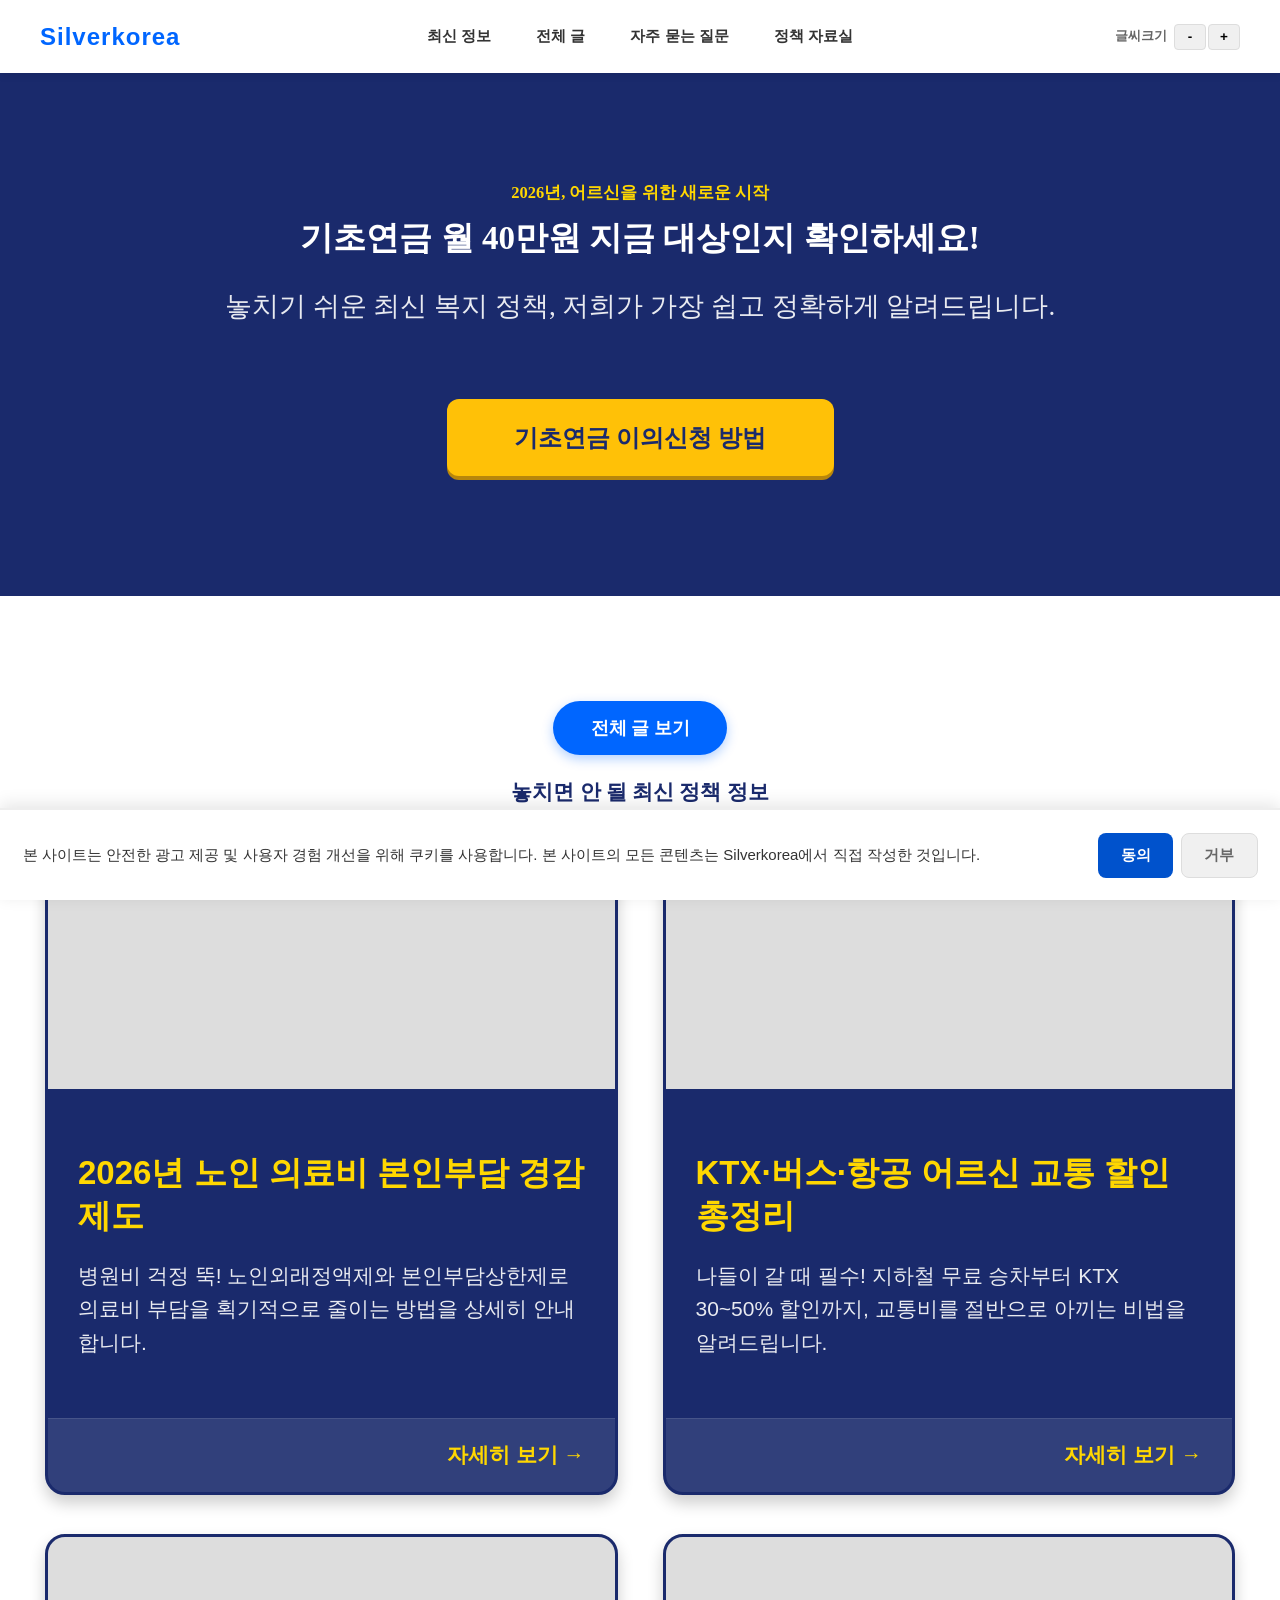
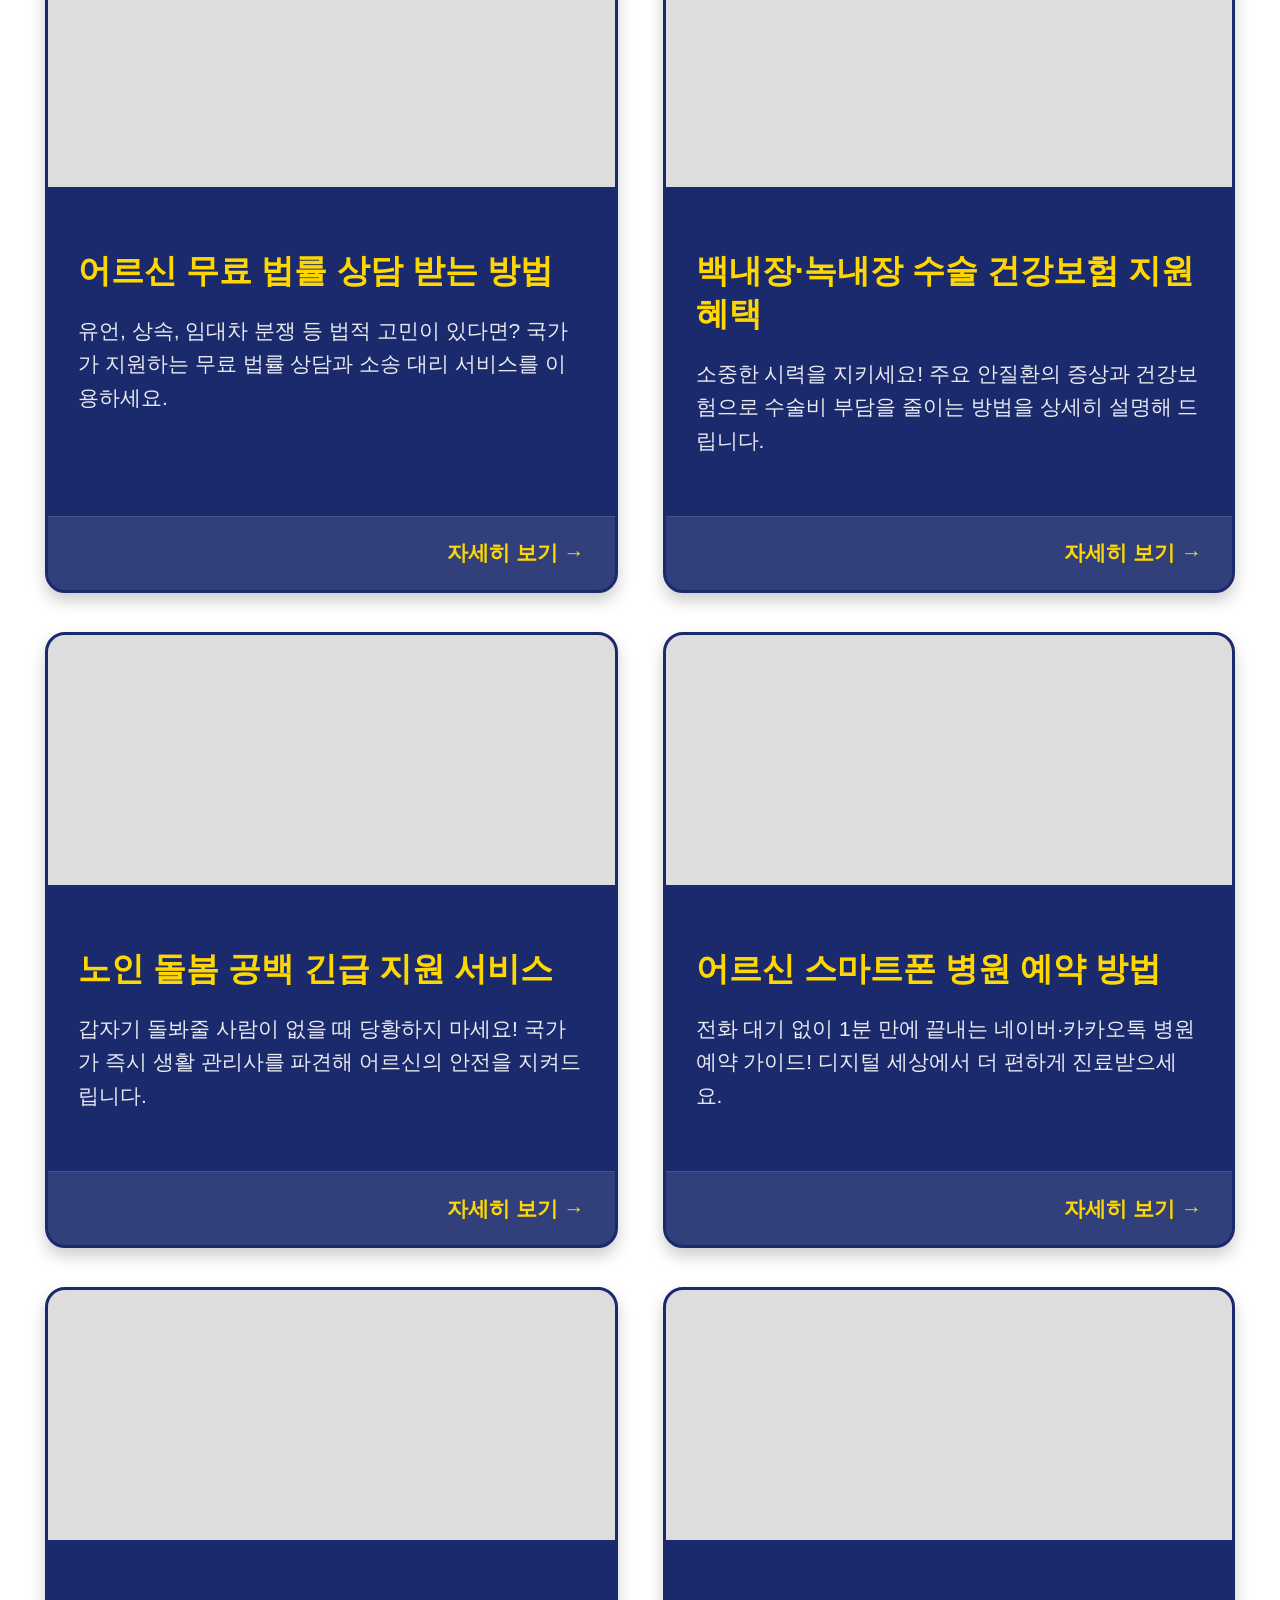
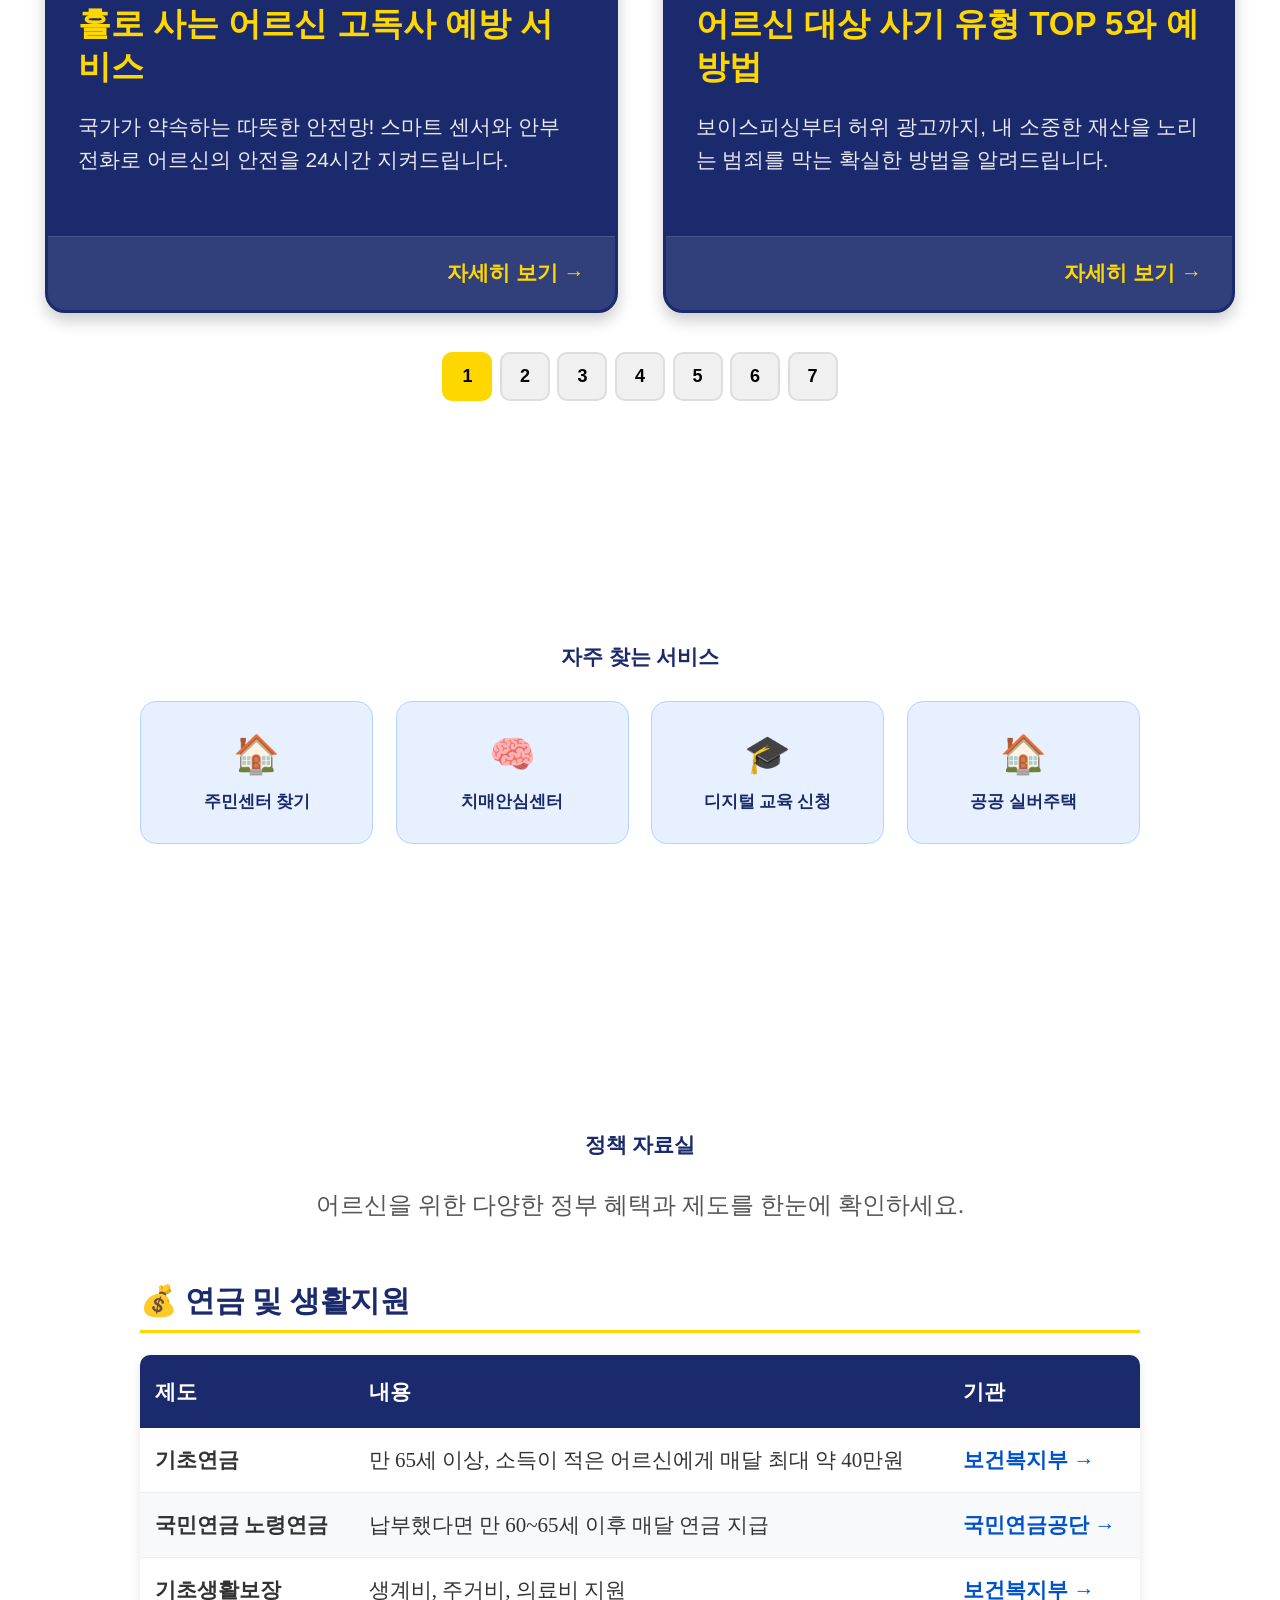
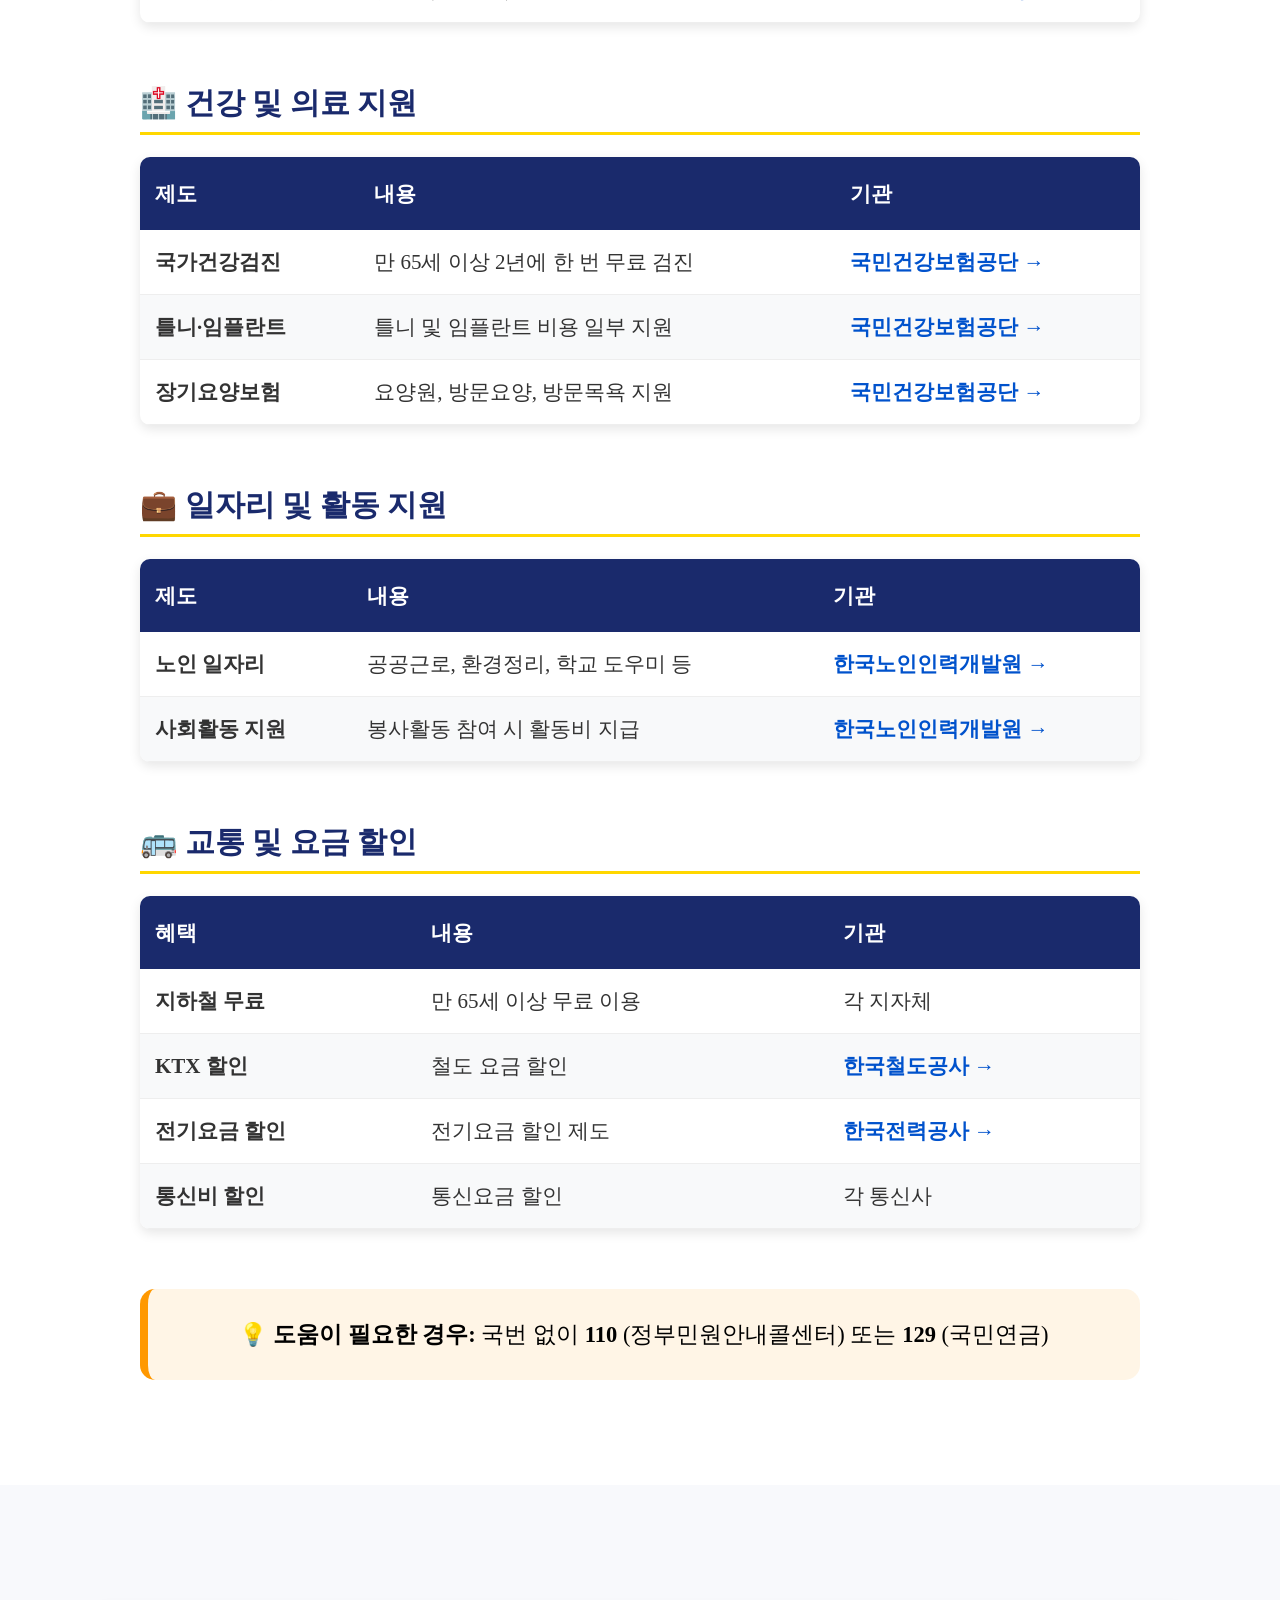
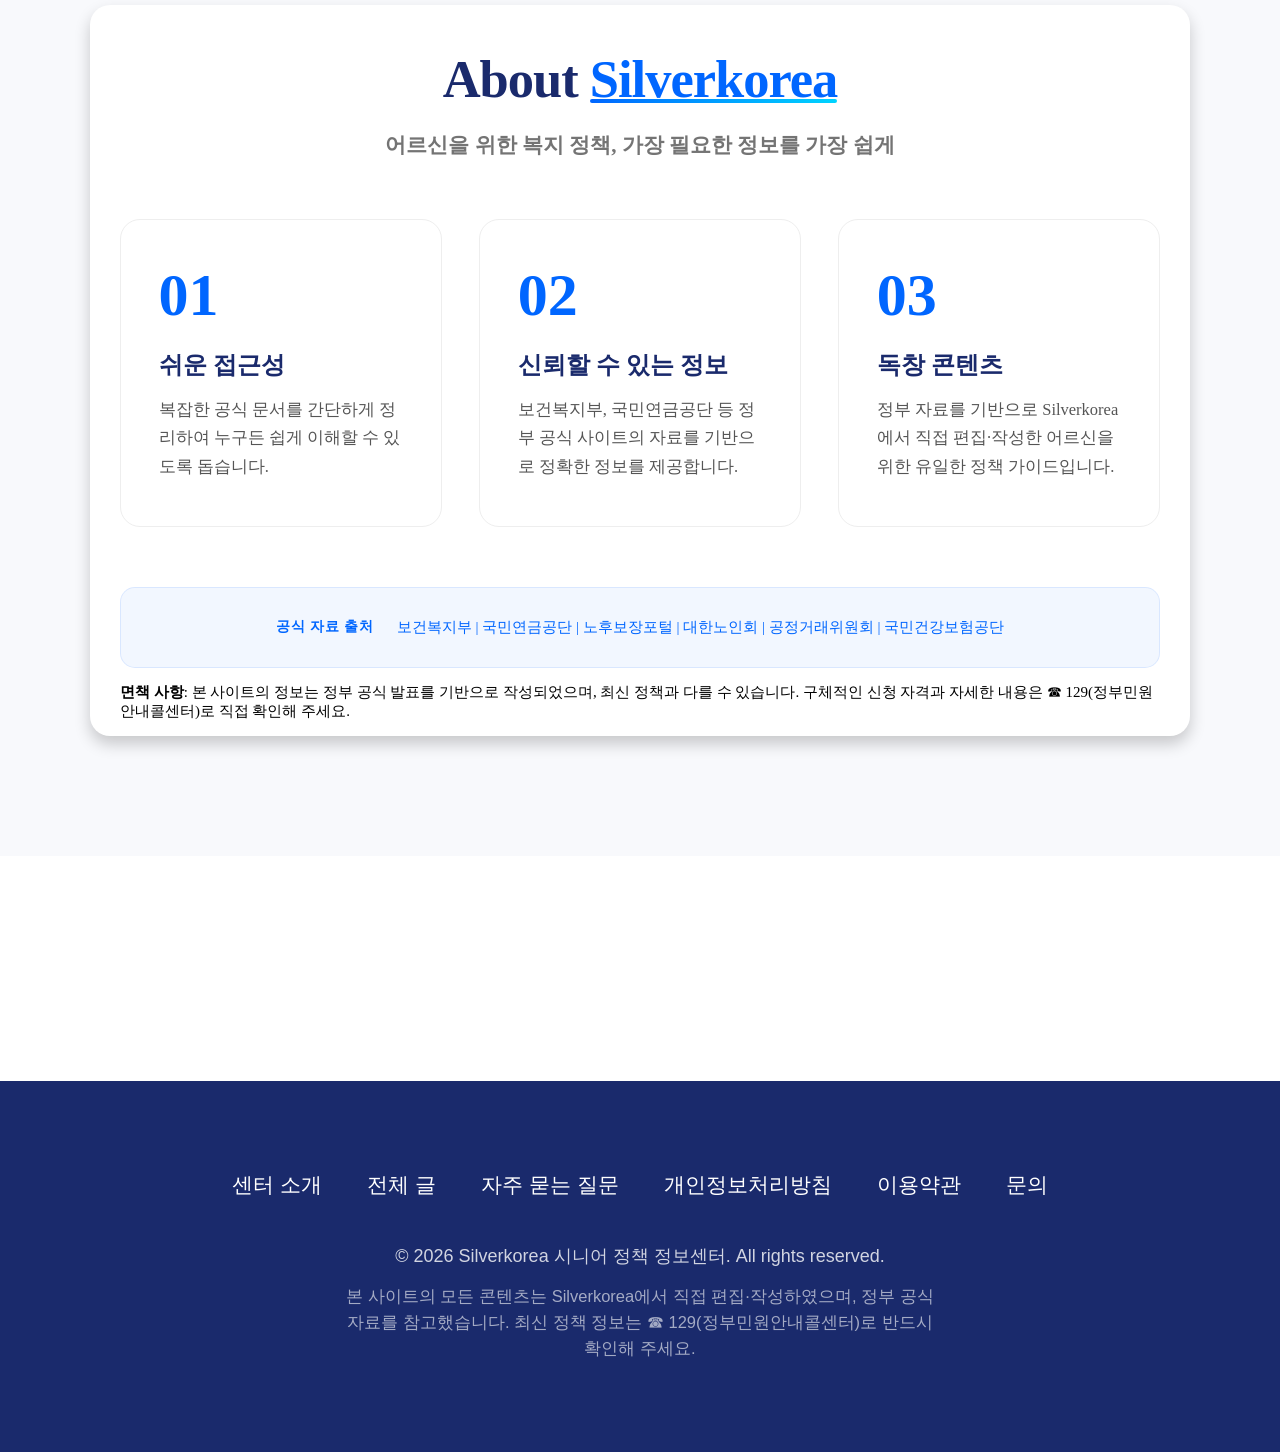
<file: index.html>
<!DOCTYPE html>
<html lang="ko">
<head>
    <meta charset="UTF-8" />
    <meta name="viewport" content="width=device-width, initial-scale=1.0, user-scalable=yes, minimum-scale=0.5, maximum-scale=5.0" />
    <title>Silverkorea — 2026년 달라지는 복지 혜택 총정리</title>
    <meta name="description" content="2026년 기초연금, 국가건강검진, 노인 일자리 등 어르신을 위한 최신 핵심 정책 정보를 가장 쉽고 빠르게 확인하세요." />
    <meta name="keywords" content="기초연금, 건강검진, 노인일자리, 시니어 복지, 2026년 복지, 어르신 혜택" />
    <meta name="author" content="Silverkorea" />
    
    <meta property="og:title" content="Silverkorea" />
    <meta property="og:description" content="2026년, 어르신을 위한 새로운 복지 혜택을 놓치지 마세요!" />
    <meta property="og:image" content="https://picsum.photos/1200/630?random=og" /> 
    <meta property="og:url" content="https://senior-policy.kr" />
    <meta property="og:type" content="website" />
    <meta property="og:site_name" content="Silverkorea" />

    <link rel="canonical" href="https://senior-policy.kr/" />
    <link rel="sitemap" type="application/xml" title="Sitemap" href="/sitemap.xml" />
    <link rel="icon" href="/favicon.ico" sizes="any" />

    <link rel="apple-touch-icon" href="/apple-touch-icon.png" />

    <link rel="stylesheet" href="style.css" />
    <script type="module" src="main.js"></script>
    <script>
        (function(){
            var fs = localStorage.getItem('fontSize');
            if(fs === 'large') document.documentElement.classList.add('font-large');
            if(fs === 'xlarge') document.documentElement.classList.add('font-xlarge');
        })();
    </script>

    <!-- Google AdSense -->
    <script async src="https://pagead2.googlesyndication.com/pagead/js/adsbygoogle.js?client=ca-pub-9531983779628478" crossorigin="anonymous"></script>
</head>
<body>

    <site-header></site-header>

    <main>
        <section class="hero-section" aria-labelledby="hero-title">
            <div class="hero-content">
                <h1 id="hero-title">
                    <span class="subtitle">2026년, 어르신을 위한 새로운 시작</span>
                    <strong class="title">기초연금 월 40만원 지금 대상인지 확인하세요!</strong>
                </h1>
                <p class="description">놓치기 쉬운 최신 복지 정책, 저희가 가장 쉽고 정확하게 알려드립니다.</p>
                <a href="/article.html?id=article-35" class="btn-primary">기초연금 이의신청 방법</a>
            </div>
        </section>

        <section id="main-content" class="article-section" aria-labelledby="article-section-title">
            <a href="/articles.html" class="view-all-btn">전체 글 보기</a>
            <h2 id="article-section-title" class="section-title">놓치면 안 될 최신 정책 정보</h2>
            <div id="article-grid" class="article-grid">
                <!-- 최신 상세 줄글 기사 54-40 -->
                <article-card image="https://picsum.photos/seed/medical54/800/600" title="2026년 노인 의료비 본인부담 경감 제도" description="병원비 걱정 뚝! 노인외래정액제와 본인부담상한제로 의료비 부담을 획기적으로 줄이는 방법을 상세히 안내합니다." link="/article.html?id=article-54" data-featured="true"></article-card>
                <article-card image="https://picsum.photos/seed/travel53/800/600" title="KTX·버스·항공 어르신 교통 할인 총정리" description="나들이 갈 때 필수! 지하철 무료 승차부터 KTX 30~50% 할인까지, 교통비를 절반으로 아끼는 비법을 알려드립니다." link="/article.html?id=article-53" data-featured="true"></article-card>
                <article-card image="https://picsum.photos/seed/legal52/800/600" title="어르신 무료 법률 상담 받는 방법" description="유언, 상속, 임대차 분쟁 등 법적 고민이 있다면? 국가가 지원하는 무료 법률 상담과 소송 대리 서비스를 이용하세요." link="/article.html?id=article-52" data-featured="true"></article-card>
                <article-card image="https://picsum.photos/seed/eye51/800/600" title="백내장·녹내장 수술 건강보험 지원 혜택" description="소중한 시력을 지키세요! 주요 안질환의 증상과 건강보험으로 수술비 부담을 줄이는 방법을 상세히 설명해 드립니다." link="/article.html?id=article-51" data-featured="true"></article-card>
                <article-card image="https://picsum.photos/seed/care50/800/600" title="노인 돌봄 공백 긴급 지원 서비스" description="갑자기 돌봐줄 사람이 없을 때 당황하지 마세요! 국가가 즉시 생활 관리사를 파견해 어르신의 안전을 지켜드립니다." link="/article.html?id=article-50" data-featured="true"></article-card>
                <article-card image="https://picsum.photos/seed/phone49/800/600" title="어르신 스마트폰 병원 예약 방법" description="전화 대기 없이 1분 만에 끝내는 네이버·카카오톡 병원 예약 가이드! 디지털 세상에서 더 편하게 진료받으세요." link="/article.html?id=article-49" data-featured="true"></article-card>
                <article-card image="https://picsum.photos/seed/safety48/800/600" title="홀로 사는 어르신 고독사 예방 서비스" description="국가가 약속하는 따뜻한 안전망! 스마트 센서와 안부 전화로 어르신의 안전을 24시간 지켜드립니다." link="/article.html?id=article-48" data-featured="true"></article-card>
                <article-card image="https://picsum.photos/seed/scam47/800/600" title="어르신 대상 사기 유형 TOP 5와 예방법" description="보이스피싱부터 허위 광고까지, 내 소중한 재산을 노리는 범죄를 막는 확실한 방법을 알려드립니다." link="/article.html?id=article-47" data-featured="true"></article-card>
                <article-card image="https://picsum.photos/seed/housing46/800/600" title="주거급여 신청 방법 — 월세·집수리 지원" description="소득 기준만 맞으면 자녀와 상관없이 혜택! 월세 지원부터 최대 1,241만 원 집 수리비까지 꼼꼼히 확인하세요." link="/article.html?id=article-46" data-featured="true"></article-card>
                <article-card image="https://picsum.photos/seed/health45/800/600" title="2026년 국가건강검진 대상자 및 예약 가이드" description="올해는 짝수 연도 출생자 검진의 해! 무료 검진 대상 확인부터 병원 예약 방법까지 상세히 안내합니다." link="/article.html?id=article-45" data-featured="true"></article-card>
                <article-card image="https://picsum.photos/seed/work44/800/600" title="2026년 어르신 일자리 신청 완벽 가이드" description="용돈도 벌고 건강도 챙기는 활기찬 노후! 2026년 달라진 노인 일자리 종류와 신청 방법을 상세히 안내합니다." link="/article.html?id=article-44" data-featured="true"></article-card>
                <article-card image="https://picsum.photos/seed/joint43/800/600" title="어르신 무릎·허리 건강보험 지원 혜택" description="무릎 인공관절 수술부터 MRI 검사까지, 비싼 병원비 걱정을 덜어주는 건강보험 제도를 확인하세요." link="/article.html?id=article-43" data-featured="true"></article-card>
                <article-card image="https://picsum.photos/seed/livelihood42/800/600" title="기초생활수급자 신청 방법 및 혜택 총정리" description="생계·의료·주거급여 자격 요건과 신청 절차를 아주 쉽게 설명해 드립니다." link="/article.html?id=article-42" data-featured="true"></article-card>
                <article-card image="https://picsum.photos/seed/dental41/800/600" title="틀니·임플란트 건강보험 적용 안내" description="만 65세 이상이라면 치과 치료비 70%를 지원받을 수 있습니다. 평생 2개 임플란트 혜택을 놓치지 마세요." link="/article.html?id=article-41" data-featured="true"></article-card>
                <article-card image="https://picsum.photos/seed/care40/800/600" title="노인 맞춤 돌봄 서비스 신청 방법" description="혼자서도 안심하고 건강하게! 안부 확인부터 가사 지원까지 제공하는 국가 돌봄 서비스를 신청하세요." link="/article.html?id=article-40" data-featured="true"></article-card>

                <!-- 기존 기사들 복구 (39-01) -->
                <article-card image="https://picsum.photos/seed/39/800/600" title="무릎·허리 건강, 건강보험 치료비 지원" description="무릎과 허리 통증으로 고생하시는 어르신들을 위해 척추 및 관절 질환의 건강보험 혜택을 상세히 정리했습니다. 수술비와 검사비 부담을 줄여주는 국가 지원 내용을 확인하고 건강한 일상을 되찾으세요." link="/article.html?id=article-39"></article-card>
                <article-card image="https://picsum.photos/seed/38/800/600" title="스마트폰 배달 앱 편리한 주문 방법" description="집에서도 편안하게 맛있는 음식을 드실 수 있도록 스마트폰 배달 앱 사용법과 할인 팁을 알려드립니다. 자녀 도움 없이도 혼자서 척척 주문하는 방법을 배우고 미식의 즐거움을 누려보세요." link="/article.html?id=article-38"></article-card>
                <article-card image="https://picsum.photos/seed/37/800/600" title="보이스피싱 대처법 7가지 상세 가이드" description="날로 교묘해지는 보이스피싱 범죄로부터 소중한 재산을 지키는 7가지 핵심 대처법을 안내합니다. 혹시 모를 피해 발생 시 즉시 취해야 할 행동 요령과 예방 수칙을 꼭 숙지하시기 바랍니다." link="/article.html?id=article-37"></article-card>
                <article-card image="https://picsum.photos/seed/36/800/600" title="장기요양등급 신청의 모든 것" description="거동이 불편하신 어르신과 가족분들을 위한 노인장기요양보험 신청부터 등급 판정까지의 전 과정을 상세히 설명합니다. 국가가 지원하는 요양 혜택을 통해 간병 부담을 덜고 삶의 질을 높여보세요." link="/article.html?id=article-36"></article-card>
                <article-card image="https://picsum.photos/seed/35/800/600" title="기초연금 이의신청 및 재신청 방법" description="기초연금 수급 대상에서 탈락하셨더라도 실망하지 마세요. 거절당했을 때 이의를 제기하거나 다시 신청하여 정당한 권리를 찾을 수 있는 구체적인 절차와 비법을 공개합니다." link="/article.html?id=article-35"></article-card>
                <article-card image="https://picsum.photos/seed/34/800/600" title="어르신 틀니 지원 및 관리법" description="맛있는 음식을 즐겁게 드실 수 있도록 건강보험이 적용되는 어르신 틀니 지원 혜택과 관리 방법을 알려드립니다. 정부 지원금을 통해 비용 부담은 낮추고, 틀니를 오래도록 건강하게 사용하는 법을 확인하세요." link="/article.html?id=article-34"></article-card>
                <article-card image="https://picsum.photos/seed/33/800/600" title="봄·가을 주말 낮 전기요금 반값 혜택" description="전력 사용량이 적은 봄과 가을 주말 낮 시간에 전기요금을 절반으로 아낄 수 있는 새로운 정책을 소개합니다. 달라진 전기요금 체계의 핵심 내용과 실생활에서 바로 적용 가능한 절약 팁을 만나보세요." link="/article.html?id=article-33"></article-card>
                <article-card image="https://picsum.photos/seed/32/800/600" title="최대 90% 할인 '동행축제' 안내" description="어르신들의 장바구니 부담을 시원하게 덜어드리는 역대급 할인 행사 '동행축제'의 주요 혜택을 정리했습니다. 전통시장과 온라인 쇼핑몰에서 최대 90%까지 저렴하게 쇼핑할 수 있는 기회를 놓치지 마세요." link="/article.html?id=article-32"></article-card>
                <article-card image="https://picsum.photos/seed/31/800/600" title="고유가 피해지원금 최대 60만원 지급" description="난방비와 유가 상승으로 어려움을 겪는 어르신 가구를 위한 에너지 지원금 신청 가이드를 준비했습니다. 최대 60만 원까지 지원받을 수 있는 대상자 확인 방법과 신청 절차를 꼼꼼히 체크하세요." link="/article.html?id=article-31"></article-card>
                <article-card image="https://picsum.photos/seed/30/800/600" title="기초연금 직접 신청 생생 후기" description="복잡해 보이는 기초연금 신청, 주민센터 방문을 통해 실제로 진행해 본 생생한 후기를 전해드립니다. 서류 준비부터 상담 팁까지, 직접 경험하며 느낀 주의사항들을 참고하여 한 번에 신청 성공하세요." link="/article.html?id=article-30"></article-card>
                <article-card image="https://picsum.photos/seed/29/800/600" title="치매안심센터 서비스 활용 가이드" description="치매가 걱정된다면 전국 어디에나 있는 치매안심센터를 방문해 보세요. 무료 검진부터 인지 재활 프로그램, 가족 지원 서비스까지 어르신의 뇌 건강을 지켜드리는 다양한 혜택을 안내합니다." link="/article.html?id=article-29"></article-card>
                <article-card image="https://picsum.photos/seed/28/800/600" title="지방소멸 대응 지역혁신 프로젝트" description="인구가 줄어드는 지역에 활력을 불어넣고 어르신들이 살기 좋은 환경을 조성하는 최신 정책들을 소개합니다. 우리 동네가 어떻게 더 편리하고 안전하게 변하고 있는지 지역 혁신 프로젝트의 내용을 확인하세요." link="/article.html?id=article-28"></article-card>
                <article-card image="https://picsum.photos/seed/27/800/600" title="노동절 공휴일 승격과 혜택" description="5월 1일 노동절이 모든 국민이 함께 쉬는 법정 공휴일로 승격된 의미와 달라지는 점을 설명합니다. 휴일 확대에 따른 혜택과 시니어 세대가 누릴 수 있는 여가 생활의 변화를 짚어드립니다." link="/article.html?id=article-27"></article-card>
                <article-card image="https://picsum.photos/seed/26/800/600" title="전 국민 산재보험 시대의 변화" description="일하는 모든 국민이 예기치 못한 사고로부터 보호받을 수 있는 전 국민 산재보험 제도를 안내합니다. 일터에서 다쳤을 때 국가가 어떻게 치료비와 생활비를 지원하는지 구체적인 보장 내용을 확인하세요." link="/article.html?id=article-26"></article-card>
                <article-card image="https://picsum.photos/seed/25/800/600" title="2026년 소상공인 지원 정책 가이드" description="작은 가게를 운영하시는 어르신 사장님들을 위해 2026년 새롭게 도입된 경영 지원 정책들을 정리했습니다. 저금리 대출부터 마케팅 지원까지, 위기를 기회로 바꿀 수 있는 정부의 든든한 지원책을 활용해 보세요." link="/article.html?id=article-25"></article-card>
                <article-card image="https://picsum.photos/seed/24/800/600" title="통합돌봄 서비스 감동 실화" description="병원이 아닌 정든 집에서 전문적인 의료와 돌봄 서비스를 받으며 건강을 회복하신 어느 어르신의 감동적인 이야기를 소개합니다. 우리 곁에 성큼 다가온 전국 통합돌봄 제도의 실제 효과를 생생하게 확인하세요." link="/article.html?id=article-24"></article-card>
                <article-card image="https://picsum.photos/seed/23/800/600" title="허위 건강 광고 단속 강화 소식" description="과대광고로 어르신들을 현혹하는 가짜 건강식품이나 불법 의료기기에 속지 마세요. 최근 강화된 정부의 단속 현황과 함께, 안전한 건강 정보를 구별하고 내 몸과 재산을 지키는 현명한 방법을 알려드립니다." link="/article.html?id=article-23"></article-card>
                <article-card image="https://picsum.photos/seed/22/800/600" title="집에서 치료받는 전국 통합돌봄" description="거동이 불편해도 걱정하지 마세요. 의사와 간호사가 집으로 직접 찾아와 진료하고 관리해 드리는 '전국 통합돌봄 서비스'의 신청 방법과 주요 혜택을 어르신 눈높이에서 아주 쉽게 설명해 드립니다." link="/article.html?id=article-22"></article-card>
                <article-card image="https://picsum.photos/seed/21/800/600" title="무료 어르신 스포츠강좌 신청" description="건강한 노후를 위해 집 근처 복지관이나 스포츠 시설에서 운영하는 무료 강좌를 이용해 보세요. 요가, 탁구, 에어로빅 등 어르신 맞춤형 운동 프로그램을 통해 활력을 되찾고 친구도 사귀는 법을 안내합니다." link="/article.html?id=article-21"></article-card>
                <article-card image="https://picsum.photos/seed/20/800/600" title="희귀질환 치료제 면세 혜택 안내" description="비싼 약값 때문에 치료를 망설였던 희귀질환 어르신들을 위해 치료제 관세와 부가세가 면제된다는 반가운 소식을 전합니다. 이번 조치로 실제 약값이 얼마나 줄어드는지, 내가 받는 혜택은 무엇인지 상세히 확인하세요." link="/article.html?id=article-20"></article-card>
                <article-card image="https://picsum.photos/seed/19/800/600" title="노인 주거 지원 정책 맞춤 가이드" description="어르신들이 안전하고 편안하게 거주하실 수 있도록 지원하는 공공 실버주택과 집수리 사업 정보를 모았습니다. 보증금 부담 없는 임대 주택 입주 자격과 낡은 집을 수리해 주는 정부 지원 제도를 꼼꼼히 체크해 보세요." link="/article.html?id=article-19"></article-card>
                <article-card image="https://picsum.photos/seed/18/800/600" title="어르신 여행 우대 정책 모음" description="기차표 50% 할인부터 국공립 공원 무료 입장까지, 어르신들의 즐거운 여행을 지원하는 다양한 우대 혜택을 총정리했습니다. 은퇴 후 여유로운 나들이를 계획하고 계신다면 이 글 하나로 모든 할인 정보를 마스터하세요." link="/article.html?id=article-18"></article-card>
                <article-card image="https://picsum.photos/seed/17/800/600" title="시니어 맞춤형 금융 상품 정보" description="금리는 더 높고 위험은 낮은 어르신 전용 적금과 보험 상품들을 엄선하여 소개합니다. 노후 자산을 안전하게 관리하면서도 안정적인 수익을 낼 수 있는 금융 꿀팁과 가입 시 주의사항을 친절하게 알려드립니다." link="/article.html?id=article-17"></article-card>
                <article-card image="https://picsum.photos/seed/16/800/600" title="노안 예방을 위한 5가지 생활 습관" description="침침해진 눈 때문에 고생하시는 어르신들을 위해 일상에서 쉽게 실천할 수 있는 노안 예방법을 준비했습니다. 눈의 피로를 덜어주는 올바른 자세와 건강한 음식 등 소중한 시력을 오래도록 지키는 5가지 비결을 확인하세요." link="/article.html?id=article-16"></article-card>
                <article-card image="https://picsum.photos/seed/15/800/600" title="국민연금 개혁안 핵심 정리" description="향후 연금 수령액과 가입 기간에 큰 영향을 미칠 국민연금 개혁안의 핵심 내용을 어르신들이 알기 쉽게 정리했습니다. 내가 받을 연금이 어떻게 달라지는지, 안정적인 노후 자금 확보를 위해 무엇을 준비해야 할지 짚어드립니다." link="/article.html?id=article-15"></article-card>
                <article-card image="https://picsum.photos/seed/14/800/600" title="정부의 산업 지원 방안 브리핑" description="우리나라 경제의 기둥인 자동차 산업 수출 위기를 극복하기 위한 정부의 다각적인 지원 대책을 안내합니다. 국가 경제의 흐름을 파악하고 향후 일자리 및 경기 전망이 어르신들의 생활에 미칠 영향을 분석해 드립니다." link="/article.html?id=article-14"></article-card>
                <article-card image="https://picsum.photos/seed/13/800/600" title="돌봄통합지원법 시행의 의미" description="국가가 어르신의 돌봄을 책임지는 '돌봄통합지원법' 시행으로 달라지는 우리 동네 복지 풍경을 설명합니다. 파편화되어 있던 서비스들이 하나로 합쳐지며 어르신들이 어떤 실질적인 도움을 받게 되는지 확인해 보세요." link="/article.html?id=article-13"></article-card>
                <article-card image="https://picsum.photos/seed/12/800/600" title="전국 통합돌봄 27일부터 시행" description="기다리던 찾아가는 의료·복지 서비스 '통합돌봄'이 전국적으로 본격 시행됩니다. 주민센터 한 곳만 방문하면 나에게 필요한 모든 돌봄 서비스를 맞춤형으로 연결받을 수 있는 혁신적인 제도의 활용법을 공개합니다." link="/article.html?id=article-12"></article-card>
                <article-card image="https://picsum.photos/seed/11/800/600" title="기초연금 신청 필수 체크리스트" description="신청하지 않으면 한 푼도 받을 수 없는 기초연금, 혹시 놓치고 계신 부분은 없나요? 대상자 선정 기준부터 꼭 챙겨야 할 서류까지, 신청 전 반드시 확인해야 할 필수 체크리스트를 통해 소중한 권리를 챙기세요." link="/article.html?id=article-11"></article-card>
                <article-card image="https://picsum.photos/seed/10/800/600" title="우리나라 먹거리 수출 기록 경신" description="전 세계를 사로잡은 K-푸드의 눈부신 활약과 농수산물 수출 기록 경신 소식을 전해드립니다. 우리 먹거리의 위상이 높아짐에 따라 관련 산업이 어떻게 성장하고 있는지, 향후 전망과 혜택을 함께 살펴보세요." link="/article.html?id=article-10"></article-card>
                <article-card image="https://picsum.photos/seed/09/800/600" title="어르신이 꼭 알아야 할 건강 상식" description="백세 시대, 건강한 몸을 유지하기 위해 매일 실천해야 할 필수 건강 상식들을 모았습니다. 올바른 식습관부터 가벼운 실내 운동법까지, 어르신들이 일상 속에서 큰 힘 들이지 않고 활력을 지키는 구체적인 방법들을 안내합니다." link="/article.html?id=article-09"></article-card>
                <article-card image="https://picsum.photos/seed/08/800/600" title="무임 교통카드 발급 및 이용 안내" description="만 65세 이상이라면 누구나 누릴 수 있는 지하철 무료 승차 혜택, 아직 카드를 발급받지 않으셨나요? 무임 교통카드의 종류와 발급 절차, 그리고 분실 시 대처법까지 어르신들이 궁금해하시는 모든 것을 정리했습니다." link="/article.html?id=article-08"></article-card>
                <article-card image="https://picsum.photos/seed/07/800/600" title="노안 늦추는 최고의 습관 5가지" description="나이가 들면 자연스럽게 찾아오는 노안이지만, 작은 습관 하나로 진행을 늦출 수 있습니다. 스마트폰 사용 시 주의점과 눈 마사지 방법 등 노안 예방에 효과적인 5가지 생활 수칙을 지금 바로 실천해 보세요." link="/article.html?id=article-07"></article-card>
                <article-card image="https://picsum.photos/seed/06/800/600" title="무료 취미 교실 정보 모음" description="집에만 있기 답답하시다면 동네 복지관이나 문화센터에서 운영하는 무료 취미 교실을 찾아보세요. 노래 교실, 서예, 바둑 등 즐겁게 배우며 활기찬 노후를 보낼 수 있는 다양한 교육 프로그램 정보를 한눈에 확인하세요." link="/article.html?id=article-06"></article-card>
                <article-card image="https://picsum.photos/seed/05/800/600" title="어르신 스마트폰 글씨 크게 보는 법" description="침침해진 눈 때문에 스마트폰 화면이 잘 안 보여 답답하셨죠? 설정 메뉴에서 글씨 크기를 키우고 화면 대비를 조절하는 아주 쉬운 방법을 단계별로 설명해 드립니다. 이제 돋보기 없이도 편하게 스마트폰을 즐기세요." link="/article.html?id=article-05"></article-card>
                <article-card image="https://picsum.photos/seed/04/800/600" title="2026년 노인 일자리 신청 가이드" description="새로운 보람과 활력을 선사하는 2026년 어르신 일자리 사업의 신청 기간과 방법을 상세히 안내합니다. 소득도 올리고 건강도 지킬 수 있는 다양한 일자리 유형 중 나에게 딱 맞는 자리를 찾는 비결을 공개합니다." link="/article.html?id=article-04"></article-card>
                <article-card image="https://picsum.photos/seed/03/800/600" title="기초연금 수령액과 대상 확인법" description="매달 지급되는 기초연금, 나는 얼마나 받을 수 있을지 궁금하시죠? 소득인정액 산정 방식과 대상자 선정 기준을 알기 쉽게 풀어 설명해 드립니다. 내가 수급 대상인지 지금 바로 확인하고 놓친 금액이 없는지 체크하세요." link="/article.html?id=article-03"></article-card>
                <article-card image="https://picsum.photos/seed/02/800/600" title="국가건강검진 꼭 받아야 할 이유" description="아픈 곳이 없어도 2년에 한 번씩 돌아오는 무료 국가건강검진은 반드시 챙기셔야 합니다. 질병을 조기에 발견하여 큰 병을 막는 검진의 중요성과 함께, 올해 검진 대상자 확인 및 예약 방법을 상냥하게 알려드립니다." link="/article.html?id=article-02"></article-card>
                <article-card image="https://picsum.photos/seed/01/800/600" title="2026년 달라지는 복지 혜택 총정리" description="2026년을 맞아 어르신들을 위한 정부의 복지 정책이 대폭 강화되었습니다. 기초연금 인상부터 의료비 지원 확대까지, 실질적으로 생활에 큰 도움이 되는 핵심 변화들을 하나하나 짚어드리니 나에게 해당하는 혜택을 꼭 확인하세요." link="/article.html?id=article-01"></article-card>
            </div>
            <div id="main-pagination" class="pagination"></div>
        </section>

        <section class="quick-links-section" aria-labelledby="quick-links-title">
            <h2 id="quick-links-title" class="section-title">자주 찾는 서비스</h2>
            <div class="quick-links-grid">
                <a href="https://www.juso.go.kr/support/AddressMainSearch.do?searchKeyword=%EC%A3%BC%EB%AF%BC%EC%84%BC%ED%84%B0" target="_blank" rel="noopener noreferrer" class="quick-link-card">
                    <span class="quick-link-emoji">🏠</span>
                    <span class="quick-link-text">주민센터 찾기</span>
                </a>
                <a href="https://ansim.nid.or.kr/service/facility_list.aspx" target="_blank" rel="noopener noreferrer" class="quick-link-card">
                    <span class="quick-link-emoji">🧠</span>
                    <span class="quick-link-text">치매안심센터</span>
                </a>
                <a href="https://www.xn--2z1bw8k1pjz5ccumkb.kr/edc/crse/req/list.do" target="_blank" rel="noopener noreferrer" class="quick-link-card">
                    <span class="quick-link-emoji">🎓</span>
                    <span class="quick-link-text">디지털 교육 신청</span>
                </a>
                <a href="https://www.myhome.go.kr/hws/portal/bbs/selectBoardHappyNewsDetailView.do?nttId=43" target="_blank" rel="noopener noreferrer" class="quick-link-card">
                    <span class="quick-link-emoji">🏠</span>
                    <span class="quick-link-text">공공 실버주택</span>
                </a>
            </div>
        </section>

        <section id="resources-section" class="resources-section">
            <h2 class="section-title">정책 자료실</h2>
            <p class="resources-intro">어르신을 위한 다양한 정부 혜택과 제도를 한눈에 확인하세요.</p>

            <div class="resources-category">
                <h3>💰 연금 및 생활지원</h3>
                <table class="resources-table">
                    <thead>
                        <tr>
                            <th>제도</th>
                            <th>내용</th>
                            <th>기관</th>
                        </tr>
                    </thead>
                    <tbody>
                        <tr>
                            <td><strong>기초연금</strong></td>
                            <td>만 65세 이상, 소득이 적은 어르신에게 매달 최대 약 40만원</td>
                            <td><a href="https://www.mohw.go.kr" target="_blank">보건복지부 →</a></td>
                        </tr>
                        <tr>
                            <td><strong>국민연금 노령연금</strong></td>
                            <td>납부했다면 만 60~65세 이후 매달 연금 지급</td>
                            <td><a href="https://www.nps.or.kr" target="_blank">국민연금공단 →</a></td>
                        </tr>
                        <tr>
                            <td><strong>기초생활보장</strong></td>
                            <td>생계비, 주거비, 의료비 지원</td>
                            <td><a href="https://www.mohw.go.kr" target="_blank">보건복지부 →</a></td>
                        </tr>
                    </tbody>
                </table>
            </div>

            <div class="resources-category">
                <h3>🏥 건강 및 의료 지원</h3>
                <table class="resources-table">
                    <thead>
                        <tr>
                            <th>제도</th>
                            <th>내용</th>
                            <th>기관</th>
                        </tr>
                    </thead>
                    <tbody>
                        <tr>
                            <td><strong>국가건강검진</strong></td>
                            <td>만 65세 이상 2년에 한 번 무료 검진</td>
                            <td><a href="https://www.nhis.or.kr" target="_blank">국민건강보험공단 →</a></td>
                        </tr>
                        <tr>
                            <td><strong>틀니·임플란트</strong></td>
                            <td>틀니 및 임플란트 비용 일부 지원</td>
                            <td><a href="https://www.nhis.or.kr" target="_blank">국민건강보험공단 →</a></td>
                        </tr>
                        <tr>
                            <td><strong>장기요양보험</strong></td>
                            <td>요양원, 방문요양, 방문목욕 지원</td>
                            <td><a href="https://www.nhis.or.kr" target="_blank">국민건강보험공단 →</a></td>
                        </tr>
                    </tbody>
                </table>
            </div>

            <div class="resources-category">
                <h3>💼 일자리 및 활동 지원</h3>
                <table class="resources-table">
                    <thead>
                        <tr>
                            <th>제도</th>
                            <th>내용</th>
                            <th>기관</th>
                        </tr>
                    </thead>
                    <tbody>
                        <tr>
                            <td><strong>노인 일자리</strong></td>
                            <td>공공근로, 환경정리, 학교 도우미 등</td>
                            <td><a href="https://www.kordi.or.kr" target="_blank">한국노인인력개발원 →</a></td>
                        </tr>
                        <tr>
                            <td><strong>사회활동 지원</strong></td>
                            <td>봉사활동 참여 시 활동비 지급</td>
                            <td><a href="https://www.kordi.or.kr" target="_blank">한국노인인력개발원 →</a></td>
                        </tr>
                    </tbody>
                </table>
            </div>

            <div class="resources-category">
                <h3>🚌 교통 및 요금 할인</h3>
                <table class="resources-table">
                    <thead>
                        <tr>
                            <th>혜택</th>
                            <th>내용</th>
                            <th>기관</th>
                        </tr>
                    </thead>
                    <tbody>
                        <tr>
                            <td><strong>지하철 무료</strong></td>
                            <td>만 65세 이상 무료 이용</td>
                            <td>각 지자체</td>
                        </tr>
                        <tr>
                            <td><strong>KTX 할인</strong></td>
                            <td>철도 요금 할인</td>
                            <td><a href="https://www.korail.com" target="_blank">한국철도공사 →</a></td>
                        </tr>
                        <tr>
                            <td><strong>전기요금 할인</strong></td>
                            <td>전기요금 할인 제도</td>
                            <td><a href="https://www.kepco.co.kr" target="_blank">한국전력공사 →</a></td>
                        </tr>
                        <tr>
                            <td><strong>통신비 할인</strong></td>
                            <td>통신요금 할인</td>
                            <td>각 통신사</td>
                        </tr>
                    </tbody>
                </table>
            </div>

            <div class="resources-tip">
                <p><strong>💡 도움이 필요한 경우:</strong> 국번 없이 <strong>110</strong> (정부민원안내콜센터) 또는 <strong>129</strong> (국민연금)</p>
            </div>
        </section>

        <section id="about-section" class="about-section">
            <div class="about-container">
                <div class="about-header">
                    <h2 class="about-title">About <span class="highlight">Silverkorea</span></h2>
                    <p class="about-subtitle">어르신을 위한 복지 정책, 가장 필요한 정보를 가장 쉽게</p>
                </div>
                <div class="about-grid">
                    <div class="about-card">
                        <div class="card-number">01</div>
                        <h3>쉬운 접근성</h3>
                        <p>복잡한 공식 문서를 간단하게 정리하여 누구든 쉽게 이해할 수 있도록 돕습니다.</p>
                    </div>
                    <div class="about-card">
                        <div class="card-number">02</div>
                        <h3>신뢰할 수 있는 정보</h3>
                        <p>보건복지부, 국민연금공단 등 정부 공식 사이트의 자료를 기반으로 정확한 정보를 제공합니다.</p>
                    </div>
                    <div class="about-card">
                        <div class="card-number">03</div>
                        <h3>독창 콘텐츠</h3>
                        <p>정부 자료를 기반으로 Silverkorea에서 직접 편집·작성한 어르신을 위한 유일한 정책 가이드입니다.</p>
                    </div>
                </div>
                <div class="about-sources">
                    <span class="sources-label">공식 자료 출처</span>
                    <span class="sources-text">보건복지부 | 국민연금공단 | 노후보장포털 | 대한노인회 | 공정거래위원회 | 국민건강보험공단</span>
                </div>
                <div class="about-disclaimer">
                    <p><strong>면책 사항</strong>: 본 사이트의 정보는 정부 공식 발표를 기반으로 작성되었으며, 최신 정책과 다를 수 있습니다. 구체적인 신청 자격과 자세한 내용은 ☎ 129(정부민원안내콜센터)로 직접 확인해 주세요.</p>
                </div>
            </div>
        </section>

    </main>

    <site-footer></site-footer>
    
    <cookie-consent></cookie-consent>
    
    <script>
        document.addEventListener('DOMContentLoaded', () => {
            showMainPage(1);
        });

        function showMainPage(page) {
            const itemsPerPage = 8;
            const cards = document.querySelectorAll('#article-grid article-card');
            const totalCards = cards.length;
            const totalPages = Math.ceil(totalCards / itemsPerPage);

            cards.forEach((card, index) => {
                const start = (page - 1) * itemsPerPage;
                const end = start + itemsPerPage;
                card.style.display = (index >= start && index < end) ? '' : 'none';
            });

            renderMainPagination(totalCards, page);
            
            window.scrollTo({ top: 0, behavior: 'smooth' });
        }

        function renderMainPagination(totalCards, currentPage) {
            const itemsPerPage = 8;
            const pagination = document.getElementById('main-pagination');
            const totalPages = Math.ceil(totalCards / itemsPerPage);

            if (totalPages <= 1) {
                pagination.innerHTML = '';
                return;
            }

            let html = '';
            for (let i = 1; i <= totalPages; i++) {
                html += `<button class="page-btn ${i === currentPage ? 'active' : ''}" onclick="showMainPage(${i})">${i}</button>`;
            }
            pagination.innerHTML = html;
        }
    </script>
    
</body>
</html>
</file>
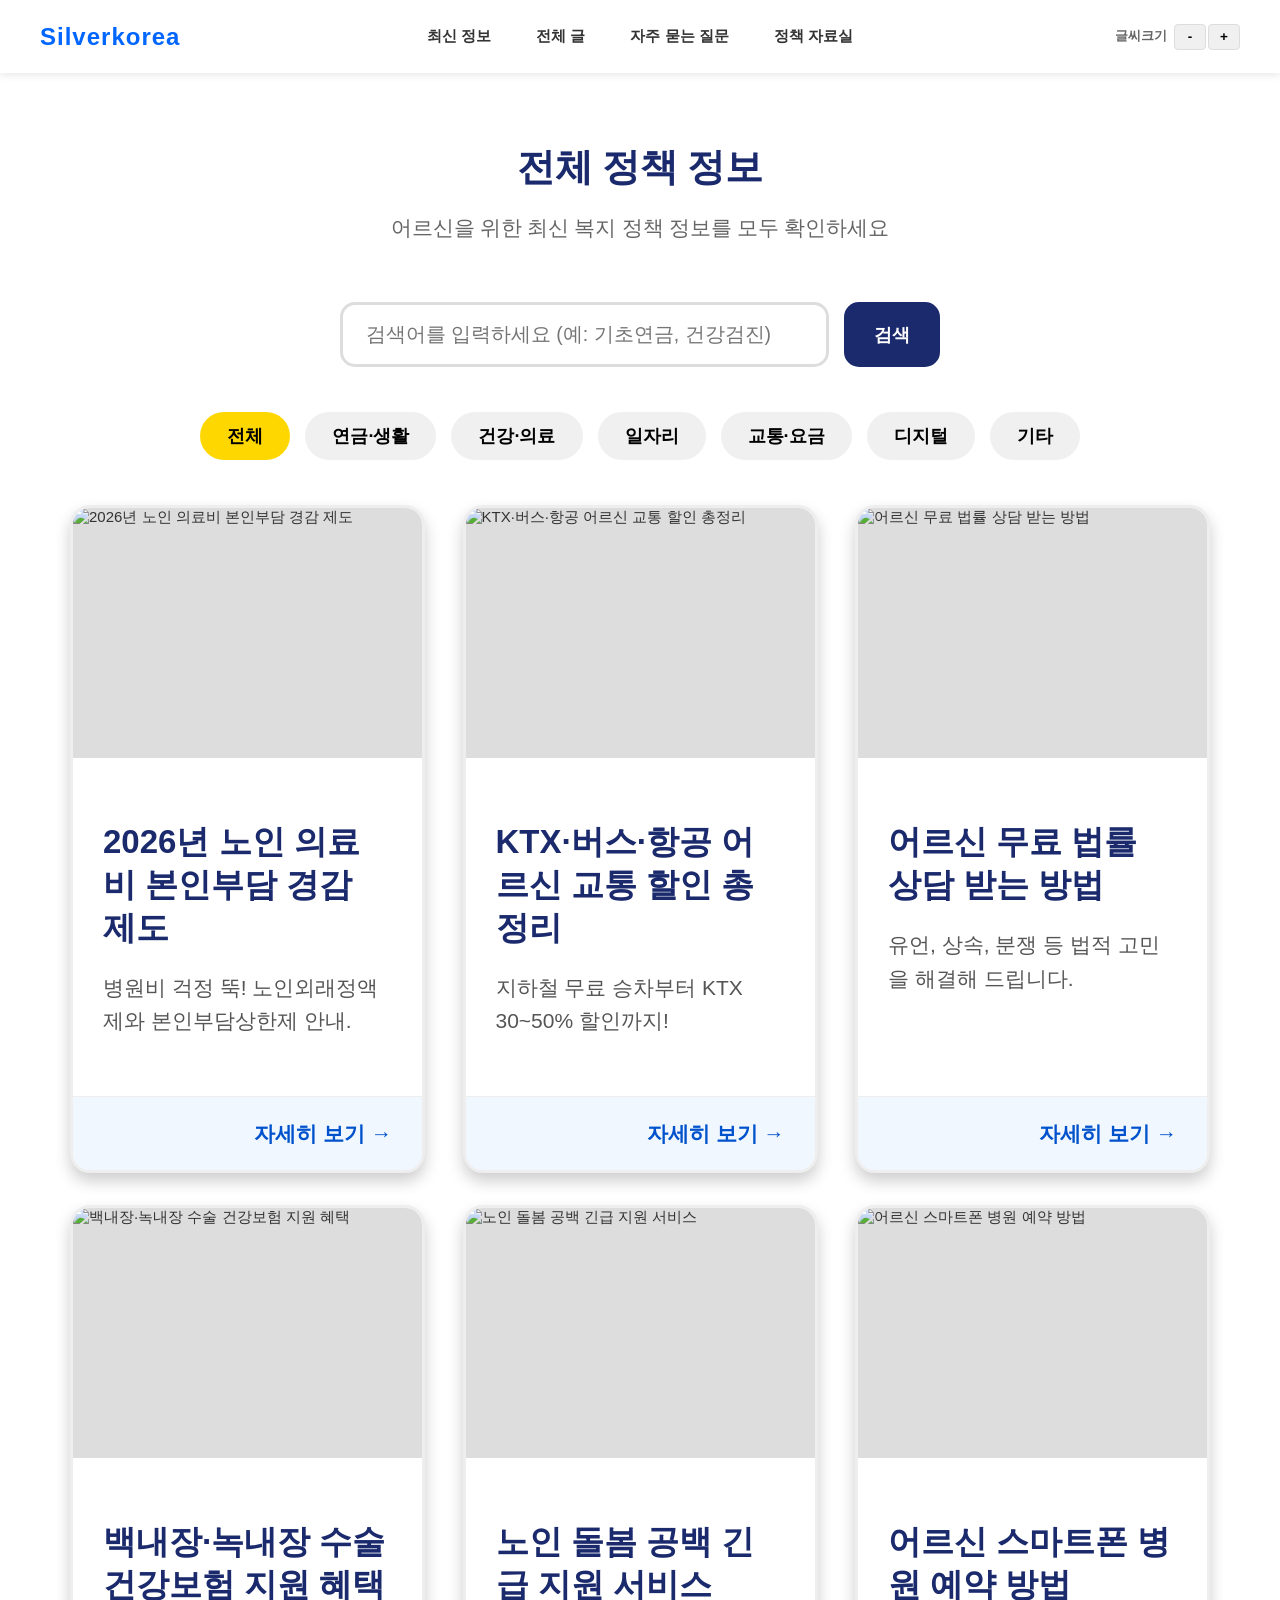
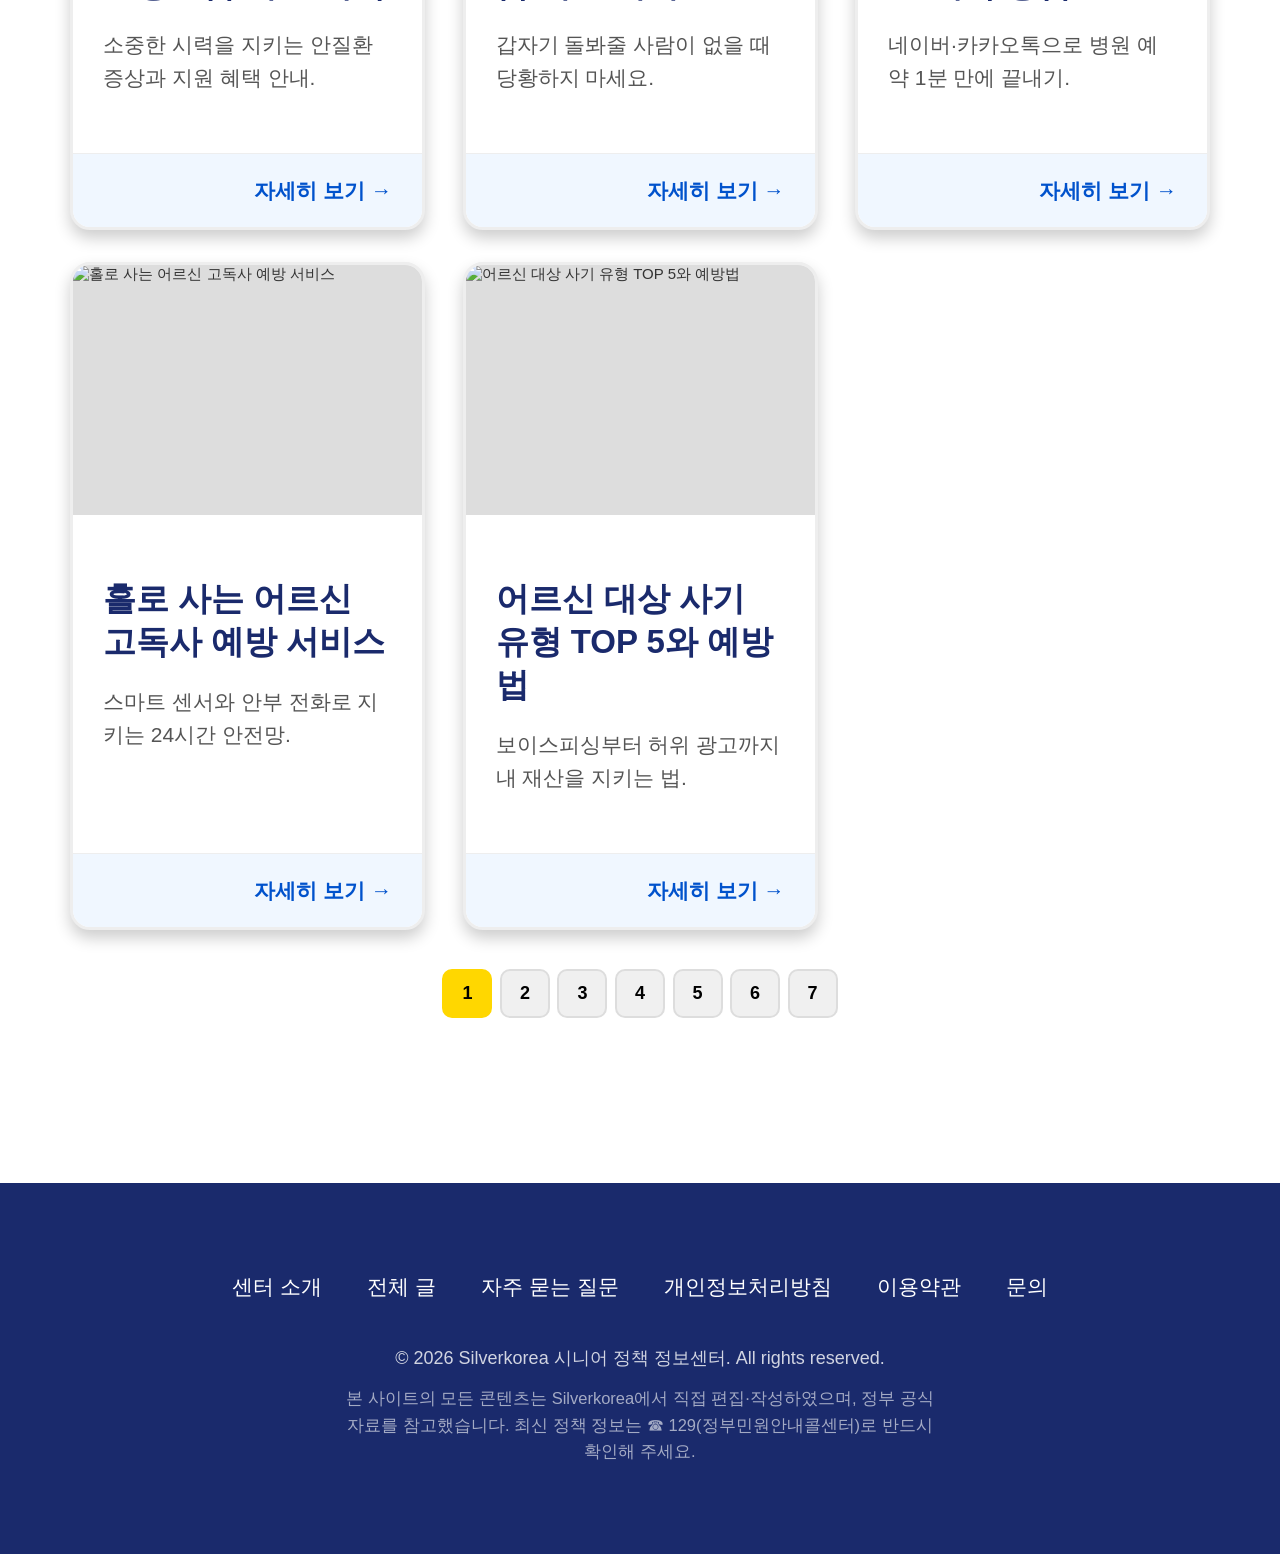
<file: articles.html>
<!DOCTYPE html>
<html lang="ko">
<head>
    <meta charset="UTF-8" />
    <meta name="viewport" content="width=device-width, initial-scale=1.0, user-scalable=yes, minimum-scale=0.5, maximum-scale=5.0" />
    <title>전체 글 목록 - Silverkorea</title>
    <meta name="description" content="Silverkorea의 모든 복지 정책 정보를 확인하세요. 기초연금, 건강검진, 노인 일자리, 교통 할인 등 어르신을 위한 최신 정보를 제공합니다." />
    <meta property="og:title" content="전체 글 목록 - Silverkorea" />
    <meta property="og:description" content="Silverkorea의 모든 복지 정책 정보를 확인하세요." />
    <meta property="og:type" content="website" />
    <link rel="canonical" href="https://senior-policy.kr/articles.html" />
    <link rel="stylesheet" href="/style.css" />
    <script type="module" src="/main.js"></script>
    <script>
        (function(){
            var fs = localStorage.getItem('fontSize');
            if(fs === 'large') document.documentElement.classList.add('font-large');
            if(fs === 'xlarge') document.documentElement.classList.add('font-xlarge');
        })();
    </script>
    <script async src="https://pagead2.googlesyndication.com/pagead/js/adsbygoogle.js?client=ca-pub-9531983779628478" crossorigin="anonymous"></script>

    <style>
        .articles-page {
            max-width: 1200px;
            margin: 0 auto;
            padding: 3rem 2rem;
        }
        .page-header {
            text-align: center;
            margin-bottom: 4rem;
        }
        .page-header h1 {
            font-size: 2.5rem;
            color: #1a2a6c;
            margin-bottom: 1rem;
        }
        .page-header p {
            font-size: 1.4rem;
            color: #666;
        }
        .search-box {
            max-width: 600px;
            margin: 0 auto 3rem;
            display: flex;
            gap: 1rem;
        }
        .search-box input {
            flex: 1;
            padding: 1.2rem 1.5rem;
            font-size: 1.3rem;
            border: 3px solid #ddd;
            border-radius: 15px;
            outline: none;
        }
        .search-box input:focus {
            border-color: #0052cc;
        }
        .search-box button {
            padding: 1.2rem 2rem;
            font-size: 1.2rem;
            background: #1a2a6c;
            color: #fff;
            border: none;
            border-radius: 15px;
            cursor: pointer;
            font-weight: bold;
        }
        .category-tabs {
            display: flex;
            justify-content: center;
            gap: 1rem;
            flex-wrap: wrap;
            margin-bottom: 3rem;
        }
        .category-tab {
            padding: 0.8rem 1.8rem;
            background: #f0f0f0;
            border: none;
            border-radius: 25px;
            font-size: 1.2rem;
            cursor: pointer;
            font-weight: bold;
            transition: all 0.2s;
        }
        .category-tab:hover,
        .category-tab.active {
            background: #ffd700;
            color: #000;
        }
        .articles-list {
            display: grid;
            grid-template-columns: repeat(auto-fill, minmax(350px, 1fr));
            gap: 2.5rem;
        }
        .no-results {
            text-align: center;
            padding: 4rem;
            font-size: 1.4rem;
            color: #666;
        }
        @media (max-width: 600px) {
            .articles-list {
                grid-template-columns: 1fr;
            }
            .search-box {
                flex-direction: column;
            }
        }
        .pagination {
            display: flex;
            justify-content: center;
            gap: 0.5rem;
            margin-top: 3rem;
        }
        .page-btn {
            padding: 0.8rem 1.2rem;
            background: #f0f0f0;
            border: 2px solid #ddd;
            border-radius: 10px;
            font-size: 1.2rem;
            font-weight: bold;
            cursor: pointer;
            transition: all 0.2s;
        }
        .page-btn:hover {
            background: #1a2a6c;
            color: #fff;
            border-color: #1a2a6c;
        }
        .page-btn.active {
            background: #ffd700;
            border-color: #ffd700;
            color: #000;
        }
    </style>
</head>
<body>

    <site-header></site-header>

    <main class="articles-page">
        <div class="page-header">
            <h1>전체 정책 정보</h1>
            <p>어르신을 위한 최신 복지 정책 정보를 모두 확인하세요</p>
        </div>

        <div class="search-box">
            <input type="text" id="searchInput" placeholder="검색어를 입력하세요 (예: 기초연금, 건강검진)" />
            <button onclick="filterArticles()">검색</button>
        </div>

        <div class="category-tabs">
            <button class="category-tab active" onclick="filterCategory('all')">전체</button>
            <button class="category-tab" onclick="filterCategory('pension')">연금·생활</button>
            <button class="category-tab" onclick="filterCategory('health')">건강·의료</button>
            <button class="category-tab" onclick="filterCategory('work')">일자리</button>
            <button class="category-tab" onclick="filterCategory('transport')">교통·요금</button>
            <button class="category-tab" onclick="filterCategory('digital')">디지털</button>
            <button class="category-tab" onclick="filterCategory('etc')">기타</button>
        </div>

        <div id="articlesList" class="articles-list">
            <!-- 54-50 -->
            <article-card image="https://picsum.photos/seed/medical54/800/600" title="2026년 노인 의료비 본인부담 경감 제도" description="병원비 걱정 뚝! 노인외래정액제와 본인부담상한제 안내." link="/article.html?id=article-54" data-category="health"></article-card>
            <article-card image="https://picsum.photos/seed/travel53/800/600" title="KTX·버스·항공 어르신 교통 할인 총정리" description="지하철 무료 승차부터 KTX 30~50% 할인까지!" link="/article.html?id=article-53" data-category="transport"></article-card>
            <article-card image="https://picsum.photos/seed/legal52/800/600" title="어르신 무료 법률 상담 받는 방법" description="유언, 상속, 분쟁 등 법적 고민을 해결해 드립니다." link="/article.html?id=article-52" data-category="etc"></article-card>
            <article-card image="https://picsum.photos/seed/eye51/800/600" title="백내장·녹내장 수술 건강보험 지원 혜택" description="소중한 시력을 지키는 안질환 증상과 지원 혜택 안내." link="/article.html?id=article-51" data-category="health"></article-card>
            <article-card image="https://picsum.photos/seed/care50/800/600" title="노인 돌봄 공백 긴급 지원 서비스" description="갑자기 돌봐줄 사람이 없을 때 당황하지 마세요." link="/article.html?id=article-50" data-category="health"></article-card>
            
            <!-- 49-40 -->
            <article-card image="https://picsum.photos/seed/phone49/800/600" title="어르신 스마트폰 병원 예약 방법" description="네이버·카카오톡으로 병원 예약 1분 만에 끝내기." link="/article.html?id=article-49" data-category="digital"></article-card>
            <article-card image="https://picsum.photos/seed/safety48/800/600" title="홀로 사는 어르신 고독사 예방 서비스" description="스마트 센서와 안부 전화로 지키는 24시간 안전망." link="/article.html?id=article-48" data-category="health"></article-card>
            <article-card image="https://picsum.photos/seed/scam47/800/600" title="어르신 대상 사기 유형 TOP 5와 예방법" description="보이스피싱부터 허위 광고까지 내 재산을 지키는 법." link="/article.html?id=article-47" data-category="etc"></article-card>
            <article-card image="https://picsum.photos/seed/housing46/800/600" title="주거급여 신청 방법 — 월세·집수리 지원" description="월세 지원부터 최대 1,241만 원 집 수리비까지!" link="/article.html?id=article-46" data-category="pension"></article-card>
            <article-card image="https://picsum.photos/seed/health45/800/600" title="2026년 국가건강검진 대상자 및 예약 가이드" description="올해는 짝수 해! 무료 검진 대상 확인과 예약 방법." link="/article.html?id=article-45" data-category="health"></article-card>
            <article-card image="https://picsum.photos/seed/work44/800/600" title="2026년 어르신 일자리 신청 완벽 가이드" description="용돈도 벌고 건강도 챙기는 활기찬 노후 일자리 정보." link="/article.html?id=article-44" data-category="work"></article-card>
            <article-card image="https://picsum.photos/seed/joint43/800/600" title="어르신 무릎·허리 건강보험 지원 혜택" description="무릎 인공관절 수술부터 MRI 검사비 지원까지." link="/article.html?id=article-43" data-category="health"></article-card>
            <article-card image="https://picsum.photos/seed/livelihood42/800/600" title="기초생활수급자 신청 방법 및 혜택 총정리" description="생계·의료·주거급여 자격 요건과 신청 절차 안내." link="/article.html?id=article-42" data-category="pension"></article-card>
            <article-card image="https://picsum.photos/seed/dental41/800/600" title="틀니·임플란트 건강보험 적용 안내" description="만 65세 이상 치료비 70% 지원 혜택을 확인하세요." link="/article.html?id=article-41" data-category="health"></article-card>
            <article-card image="https://picsum.photos/seed/care40/800/600" title="노인 맞춤 돌봄 서비스 신청 방법" description="안부 확인부터 가사 지원까지 제공하는 돌봄 서비스." link="/article.html?id=article-40" data-category="health"></article-card>

            <!-- 39-30 -->
            <article-card image="https://picsum.photos/seed/39/800/600" title="무릎·허리 건강, 건강보험 치료비 지원" description="무릎과 허리 통증으로 고생하시는 어르신들을 위해 척추 및 관절 질환의 건강보험 혜택을 상세히 정리했습니다. 수술비와 검사비 부담을 줄여주는 국가 지원 내용을 확인하고 건강한 일상을 되찾으세요." link="/article.html?id=article-39" data-category="health"></article-card>
            <article-card image="https://picsum.photos/seed/38/800/600" title="스마트폰 배달 앱 편리한 주문 방법" description="집에서도 편안하게 맛있는 음식을 드실 수 있도록 스마트폰 배달 앱 사용법과 할인 팁을 알려드립니다. 자녀 도움 없이도 혼자서 척척 주문하는 방법을 배우고 미식의 즐거움을 누려보세요." link="/article.html?id=article-38" data-category="digital"></article-card>
            <article-card image="https://picsum.photos/seed/37/800/600" title="보이스피싱 대처법 7가지 상세 가이드" description="날로 교묘해지는 보이스피싱 범죄로부터 소중한 재산을 지키는 7가지 핵심 대처법을 안내합니다. 혹시 모를 피해 발생 시 즉시 취해야 할 행동 요령과 예방 수칙을 꼭 숙지하시기 바랍니다." link="/article.html?id=article-37" data-category="etc"></article-card>
            <article-card image="https://picsum.photos/seed/36/800/600" title="장기요양등급 신청의 모든 것" description="거동이 불편하신 어르신과 가족분들을 위한 노인장기요양보험 신청부터 등급 판정까지의 전 과정을 상세히 설명합니다. 국가가 지원하는 요양 혜택을 통해 간병 부담을 덜고 삶의 질을 높여보세요." link="/article.html?id=article-36" data-category="health"></article-card>
            <article-card image="https://picsum.photos/seed/35/800/600" title="기초연금 이의신청 및 재신청 방법" description="기초연금 수급 대상에서 탈락하셨더라도 실망하지 마세요. 거절당했을 때 이의를 제기하거나 다시 신청하여 정당한 권리를 찾을 수 있는 구체적인 절차와 비법을 공개합니다." link="/article.html?id=article-35" data-category="pension"></article-card>
            <article-card image="https://picsum.photos/seed/34/800/600" title="어르신 틀니 지원 및 관리법" description="맛있는 음식을 즐겁게 드실 수 있도록 건강보험이 적용되는 어르신 틀니 지원 혜택과 관리 방법을 알려드립니다. 정부 지원금을 통해 비용 부담은 낮추고, 틀니를 오래도록 건강하게 사용하는 법을 확인하세요." link="/article.html?id=article-34" data-category="health"></article-card>
            <article-card image="https://picsum.photos/seed/33/800/600" title="봄·가을 주말 낮 전기요금 반값 혜택" description="전력 사용량이 적은 봄과 가을 주말 낮 시간에 전기요금을 절반으로 아낄 수 있는 새로운 정책을 소개합니다. 달라진 전기요금 체계의 핵심 내용과 실생활에서 바로 적용 가능한 절약 팁을 만나보세요." link="/article.html?id=article-33" data-category="etc"></article-card>
            <article-card image="https://picsum.photos/seed/32/800/600" title="최대 90% 할인 '동행축제' 안내" description="어르신들의 장바구니 부담을 시원하게 덜어드리는 역대급 할인 행사 '동행축제'의 주요 혜택을 정리했습니다. 전통시장과 온라인 쇼핑몰에서 최대 90%까지 저렴하게 쇼핑할 수 있는 기회를 놓치지 마세요." link="/article.html?id=article-32" data-category="etc"></article-card>
            <article-card image="https://picsum.photos/seed/31/800/600" title="고유가 피해지원금 최대 60만원 지급" description="난방비와 유가 상승으로 어려움을 겪는 어르신 가구를 위한 에너지 지원금 신청 가이드를 준비했습니다. 최대 60만 원까지 지원받을 수 있는 대상자 확인 방법과 신청 절차를 꼼꼼히 체크하세요." link="/article.html?id=article-31" data-category="etc"></article-card>
            <article-card image="https://picsum.photos/seed/30/800/600" title="기초연금 직접 신청 생생 후기" description="복잡해 보이는 기초연금 신청, 주민센터 방문을 통해 실제로 진행해 본 생생한 후기를 전해드립니다. 서류 준비부터 상담 팁까지, 직접 경험하며 느낀 주의사항들을 참고하여 한 번에 신청 성공하세요." link="/article.html?id=article-30" data-category="pension"></article-card>

            <!-- 29-20 -->
            <article-card image="https://picsum.photos/seed/29/800/600" title="치매안심센터 서비스 활용 가이드" description="치매가 걱정된다면 전국 어디에나 있는 치매안심센터를 방문해 보세요. 무료 검진부터 인지 재활 프로그램, 가족 지원 서비스까지 어르신의 뇌 건강을 지켜드리는 다양한 혜택을 안내합니다." link="/article.html?id=article-29" data-category="health"></article-card>
            <article-card image="https://picsum.photos/seed/28/800/600" title="지방소멸 대응 지역혁신 프로젝트" description="인구가 줄어드는 지역에 활력을 불어넣고 어르신들이 살기 좋은 환경을 조성하는 최신 정책들을 소개합니다. 우리 동네가 어떻게 더 편리하고 안전하게 변하고 있는지 지역 혁신 프로젝트의 내용을 확인하세요." link="/article.html?id=article-28" data-category="etc"></article-card>
            <article-card image="https://picsum.photos/seed/27/800/600" title="노동절 공휴일 승격과 혜택" description="5월 1일 노동절이 모든 국민이 함께 쉬는 법정 공휴일로 승격된 의미와 달라지는 점을 설명합니다. 휴일 확대에 따른 혜택과 시니어 세대가 누릴 수 있는 여가 생활의 변화를 짚어드립니다." link="/article.html?id=article-27" data-category="etc"></article-card>
            <article-card image="https://picsum.photos/seed/26/800/600" title="전 국민 산재보험 시대의 변화" description="일하는 모든 국민이 예기치 못한 사고로부터 보호받을 수 있는 전 국민 산재보험 제도를 안내합니다. 일터에서 다쳤을 때 국가가 어떻게 치료비와 생활비를 지원하는지 구체적인 보장 내용을 확인하세요." link="/article.html?id=article-26" data-category="work"></article-card>
            <article-card image="https://picsum.photos/seed/25/800/600" title="2026년 소상공인 지원 정책 가이드" description="작은 가게를 운영하시는 어르신 사장님들을 위해 2026년 새롭게 도입된 경영 지원 정책들을 정리했습니다. 저금리 대출부터 마케팅 지원까지, 위기를 기회로 바꿀 수 있는 정부의 든든한 지원책을 활용해 보세요." link="/article.html?id=article-25" data-category="work"></article-card>
            <article-card image="https://picsum.photos/seed/24/800/600" title="통합돌봄 서비스 감동 실화" description="병원이 아닌 정든 집에서 전문적인 의료와 돌봄 서비스를 받으며 건강을 회복하신 어느 어르신의 감동적인 이야기를 소개합니다. 우리 곁에 성큼 다가온 전국 통합돌봄 제도의 실제 효과를 생생하게 확인하세요." link="/article.html?id=article-24" data-category="health"></article-card>
            <article-card image="https://picsum.photos/seed/23/800/600" title="허위 건강 광고 단속 강화 소식" description="과대광고로 어르신들을 현혹하는 가짜 건강식품이나 불법 의료기기에 속지 마세요. 최근 강화된 정부의 단속 현황과 함께, 안전한 건강 정보를 구별하고 내 몸과 재산을 지키는 현명한 방법을 알려드립니다." link="/article.html?id=article-23" data-category="health"></article-card>
            <article-card image="https://picsum.photos/seed/22/800/600" title="집에서 치료받는 전국 통합돌봄" description="거동이 불편해도 걱정하지 마세요. 의사와 간호사가 집으로 직접 찾아와 진료하고 관리해 드리는 '전국 통합돌봄 서비스'의 신청 방법과 주요 혜택을 어르신 눈높이에서 아주 쉽게 설명해 드립니다." link="/article.html?id=article-22" data-category="health"></article-card>
            <article-card image="https://picsum.photos/seed/21/800/600" title="무료 어르신 스포츠강좌 신청" description="건강한 노후를 위해 집 근처 복지관이나 스포츠 시설에서 운영하는 무료 강좌를 이용해 보세요. 요가, 탁구, 에어로빅 등 어르신 맞춤형 운동 프로그램을 통해 활력을 되찾고 친구도 사귀는 법을 안내합니다." link="/article.html?id=article-21" data-category="health"></article-card>
            <article-card image="https://picsum.photos/seed/20/800/600" title="희귀질환 치료제 면세 혜택 안내" description="비싼 약값 때문에 치료를 망설였던 희귀질환 어르신들을 위해 치료제 관세와 부가세가 면제된다는 반가운 소식을 전합니다. 이번 조치로 실제 약값이 얼마나 줄어드는지, 내가 받는 혜택은 무엇인지 상세히 확인하세요." link="/article.html?id=article-20" data-category="health"></article-card>

            <!-- 19-11 -->
            <article-card image="https://picsum.photos/seed/19/800/600" title="노인 주거 지원 정책 맞춤 가이드" description="어르신들이 안전하고 편안하게 거주하실 수 있도록 지원하는 공공 실버주택과 집수리 사업 정보를 모았습니다. 보증금 부담 없는 임대 주택 입주 자격과 낡은 집을 수리해 주는 정부 지원 제도를 꼼꼼히 체크해 보세요." link="/article.html?id=article-19" data-category="pension"></article-card>
            <article-card image="https://picsum.photos/seed/18/800/600" title="어르신 여행 우대 정책 모음" description="기차표 50% 할인부터 국공립 공원 무료 입장까지, 어르신들의 즐거운 여행을 지원하는 다양한 우대 혜택을 총정리했습니다. 은퇴 후 여유로운 나들이를 계획하고 계신다면 이 글 하나로 모든 할인 정보를 마스터하세요." link="/article.html?id=article-18" data-category="transport"></article-card>
            <article-card image="https://picsum.photos/seed/17/800/600" title="시니어 맞춤형 금융 상품 정보" description="금리는 더 높고 위험은 낮은 어르신 전용 적금과 보험 상품들을 엄선하여 소개합니다. 노후 자산을 안전하게 관리하면서도 안정적인 수익을 낼 수 있는 금융 꿀팁과 가입 시 주의사항을 친절하게 알려드립니다." link="/article.html?id=article-17" data-category="pension"></article-card>
            <article-card image="https://picsum.photos/seed/16/800/600" title="노안 예방을 위한 5가지 생활 습관" description="침침해진 눈 때문에 고생하시는 어르신들을 위해 일상에서 쉽게 실천할 수 있는 노안 예방법을 준비했습니다. 눈의 피로를 덜어주는 올바른 자세와 건강한 음식 등 소중한 시력을 오래도록 지키는 5가지 비결을 확인하세요." link="/article.html?id=article-16" data-category="health"></article-card>
            <article-card image="https://picsum.photos/seed/15/800/600" title="국민연금 개혁안 핵심 정리" description="향후 연금 수령액과 가입 기간에 큰 영향을 미칠 국민연금 개혁안의 핵심 내용을 어르신들이 알기 쉽게 정리했습니다. 내가 받을 연금이 어떻게 달라지는지, 안정적인 노후 자금 확보를 위해 무엇을 준비해야 할지 짚어드립니다." link="/article.html?id=article-15" data-category="pension"></article-card>
            <article-card image="https://picsum.photos/seed/14/800/600" title="정부의 산업 지원 방안 브리핑" description="우리나라 경제의 기둥인 자동차 산업 수출 위기를 극복하기 위한 정부의 다각적인 지원 대책을 안내합니다. 국가 경제의 흐름을 파악하고 향후 일자리 및 경기 전망이 어르신들의 생활에 미칠 영향을 분석해 드립니다." link="/article.html?id=article-14" data-category="etc"></article-card>
            <article-card image="https://picsum.photos/seed/13/800/600" title="돌봄통합지원법 시행의 의미" description="국가가 어르신의 돌봄을 책임지는 '돌봄통합지원법' 시행으로 달라지는 우리 동네 복지 풍경을 설명합니다. 파편화되어 있던 서비스들이 하나로 합쳐지며 어르신들이 어떤 실질적인 도움을 받게 되는지 확인해 보세요." link="/article.html?id=article-13" data-category="health"></article-card>
            <article-card image="https://picsum.photos/seed/12/800/600" title="전국 통합돌봄 27일부터 시행" description="기다리던 찾아가는 의료·복지 서비스 '통합돌봄'이 전국적으로 본격 시행됩니다. 주민센터 한 곳만 방문하면 나에게 필요한 모든 돌봄 서비스를 맞춤형으로 연결받을 수 있는 혁신적인 제도의 활용법을 공개합니다." link="/article.html?id=article-12" data-category="health"></article-card>
            <article-card image="https://picsum.photos/seed/11/800/600" title="기초연금 신청 필수 체크리스트" description="신청하지 않으면 한 푼도 받을 수 없는 기초연금, 혹시 놓치고 계신 부분은 없나요? 대상자 선정 기준부터 꼭 챙겨야 할 서류까지, 신청 전 반드시 확인해야 할 필수 체크리스트를 통해 소중한 권리를 챙기세요." link="/article.html?id=article-11" data-category="pension"></article-card>

            <!-- 10-01 -->
            <article-card image="https://picsum.photos/seed/10/800/600" title="우리나라 먹거리 수출 기록 경신" description="전 세계를 사로잡은 K-푸드의 눈부신 활약과 농수산물 수출 기록 경신 소식을 전해드립니다. 우리 먹거리의 위상이 높아짐에 따라 관련 산업이 어떻게 성장하고 있는지, 향후 전망과 혜택을 함께 살펴보세요." link="/article.html?id=article-10" data-category="etc"></article-card>
            <article-card image="https://picsum.photos/seed/09/800/600" title="어르신이 꼭 알아야 할 건강 상식" description="백세 시대, 건강한 몸을 유지하기 위해 매일 실천해야 할 필수 건강 상식들을 모았습니다. 올바른 식습관부터 가벼운 실내 운동법까지, 어르신들이 일상 속에서 큰 힘 들이지 않고 활력을 지키는 구체적인 방법들을 안내합니다." link="/article.html?id=article-09" data-category="health"></article-card>
            <article-card image="https://picsum.photos/seed/08/800/600" title="무임 교통카드 발급 및 이용 안내" description="만 65세 이상이라면 누구나 누릴 수 있는 지하철 무료 승차 혜택, 아직 카드를 발급받지 않으셨나요? 무임 교통카드의 종류와 발급 절차, 그리고 분실 시 대처법까지 어르신들이 궁금해하시는 모든 것을 정리했습니다." link="/article.html?id=article-08" data-category="transport"></article-card>
            <article-card image="https://picsum.photos/seed/07/800/600" title="노안 늦추는 최고의 습관 5가지" description="나이가 들면 자연스럽게 찾아오는 노안이지만, 작은 습관 하나로 진행을 늦출 수 있습니다. 스마트폰 사용 시 주의점과 눈 마사지 방법 등 노안 예방에 효과적인 5가지 생활 수칙을 지금 바로 실천해 보세요." link="/article.html?id=article-07" data-category="health"></article-card>
            <article-card image="https://picsum.photos/seed/06/800/600" title="무료 취미 교실 정보 모음" description="집에만 있기 답답하시다면 동네 복지관이나 문화센터에서 운영하는 무료 취미 교실을 찾아보세요. 노래 교실, 서예, 바둑 등 즐겁게 배우며 활기찬 노후를 보낼 수 있는 다양한 교육 프로그램 정보를 한눈에 확인하세요." link="/article.html?id=article-06" data-category="etc"></article-card>
            <article-card image="https://picsum.photos/seed/05/800/600" title="어르신 스마트폰 글씨 크게 보는 법" description="침침해진 눈 때문에 스마트폰 화면이 잘 안 보여 답답하셨죠? 설정 메뉴에서 글씨 크기를 키우고 화면 대비를 조절하는 아주 쉬운 방법을 단계별로 설명해 드립니다. 이제 돋보기 없이도 편하게 스마트폰을 즐기세요." link="/article.html?id=article-05" data-category="digital"></article-card>
            <article-card image="https://picsum.photos/seed/04/800/600" title="2026년 노인 일자리 신청 가이드" description="새로운 보람과 활력을 선사하는 2026년 어르신 일자리 사업의 신청 기간과 방법을 상세히 안내합니다. 소득도 올리고 건강도 지킬 수 있는 다양한 일자리 유형 중 나에게 딱 맞는 자리를 찾는 비결을 공개합니다." link="/article.html?id=article-04" data-category="work"></article-card>
            <article-card image="https://picsum.photos/seed/03/800/600" title="기초연금 수령액과 대상 확인법" description="매달 지급되는 기초연금, 나는 얼마나 받을 수 있을지 궁금하시죠? 소득인정액 산정 방식과 대상자 선정 기준을 알기 쉽게 풀어 설명해 드립니다. 내가 수급 대상인지 지금 바로 확인하고 놓친 금액이 없는지 체크하세요." link="/article.html?id=article-03" data-category="pension"></article-card>
            <article-card image="https://picsum.photos/seed/02/800/600" title="국가건강검진 꼭 받아야 할 이유" description="아픈 곳이 없어도 2년에 한 번씩 돌아오는 무료 국가건강검진은 반드시 챙기셔야 합니다. 질병을 조기에 발견하여 큰 병을 막는 검진의 중요성과 함께, 올해 검진 대상자 확인 및 예약 방법을 상냥하게 알려드립니다." link="/article.html?id=article-02" data-category="health"></article-card>
            <article-card image="https://picsum.photos/seed/01/800/600" title="2026년 달라지는 복지 혜택 총정리" description="2026년을 맞아 어르신들을 위한 정부의 복지 정책이 대폭 강화되었습니다. 기초연금 인상부터 의료비 지원 확대까지, 실질적으로 생활에 큰 도움이 되는 핵심 변화들을 하나하나 짚어드리니 나에게 해당하는 혜택을 꼭 확인하세요." link="/article.html?id=article-01" data-category="pension"></article-card>
        </div>

        <div id="pagination" class="pagination"></div>

        <div id="noResults" class="no-results" style="display:none;">
            검색 결과가 없습니다. 다른 검색어를 입력해 보세요.
        </div>
    </main>

    <site-footer></site-footer>

    <script>
        let currentCategory = 'all';
        const itemsPerPage = 8;
        let currentPage = 1;

        document.addEventListener('DOMContentLoaded', () => {
            const searchInput = document.getElementById('searchInput');
            if (searchInput) {
                searchInput.addEventListener('keypress', (e) => {
                    if (e.key === 'Enter') filterArticles();
                });
            }
            showPage(1);
        });

        function showPage(page) {
            currentPage = page;
            const cards = document.querySelectorAll('article-card');
            const searchTerm = document.getElementById('searchInput') ? document.getElementById('searchInput').value.toLowerCase() : '';
            
            const visibleCards = Array.from(cards).filter(card => {
                const category = card.getAttribute('data-category') || '';
                const title = card.getAttribute('title') || '';
                const description = card.getAttribute('description') || '';
                const matchesCategory = currentCategory === 'all' || category === currentCategory;
                const matchesSearch = !searchTerm || title.toLowerCase().includes(searchTerm) || description.toLowerCase().includes(searchTerm);
                return matchesCategory && matchesSearch;
            });

            cards.forEach((card) => {
                const visibleIndex = visibleCards.indexOf(card);
                const start = (page - 1) * itemsPerPage;
                const end = start + itemsPerPage;
                card.style.display = (visibleIndex >= start && visibleIndex < end) ? '' : 'none';
            });

            renderPagination(visibleCards.length, page);
            document.getElementById('noResults').style.display = visibleCards.length === 0 ? 'block' : 'none';
            
            setTimeout(() => {
                window.scrollTo({ top: 0, behavior: 'smooth' });
            }, 50);
        }

        function renderPagination(totalItems, currentPage) {
            const pagination = document.getElementById('pagination');
            const totalPages = Math.ceil(totalItems / itemsPerPage);
            
            if (totalPages <= 1) {
                pagination.innerHTML = '';
                return;
            }

            let html = '';
            for (let i = 1; i <= totalPages; i++) {
                html += `<button class="page-btn ${i === currentPage ? 'active' : ''}" onclick="showPage(${i})">${i}</button>`;
            }
            pagination.innerHTML = html;
        }

        function filterCategory(category) {
            currentCategory = category;
            document.querySelectorAll('.category-tab').forEach(tab => {
                const catName = getCategoryName(category);
                tab.classList.toggle('active', tab.textContent === catName);
            });
            showPage(1);
        }

        function getCategoryName(cat) {
            const names = {
                'all': '전체', 'pension': '연금·생활', 'health': '건강·의료',
                'work': '일자리', 'transport': '교통·요금', 'digital': '디지털', 'etc': '기타'
            };
            return names[cat] || '전체';
        }

        function filterArticles() {
            showPage(1);
        }
    </script>

</body>
</html>
</file>
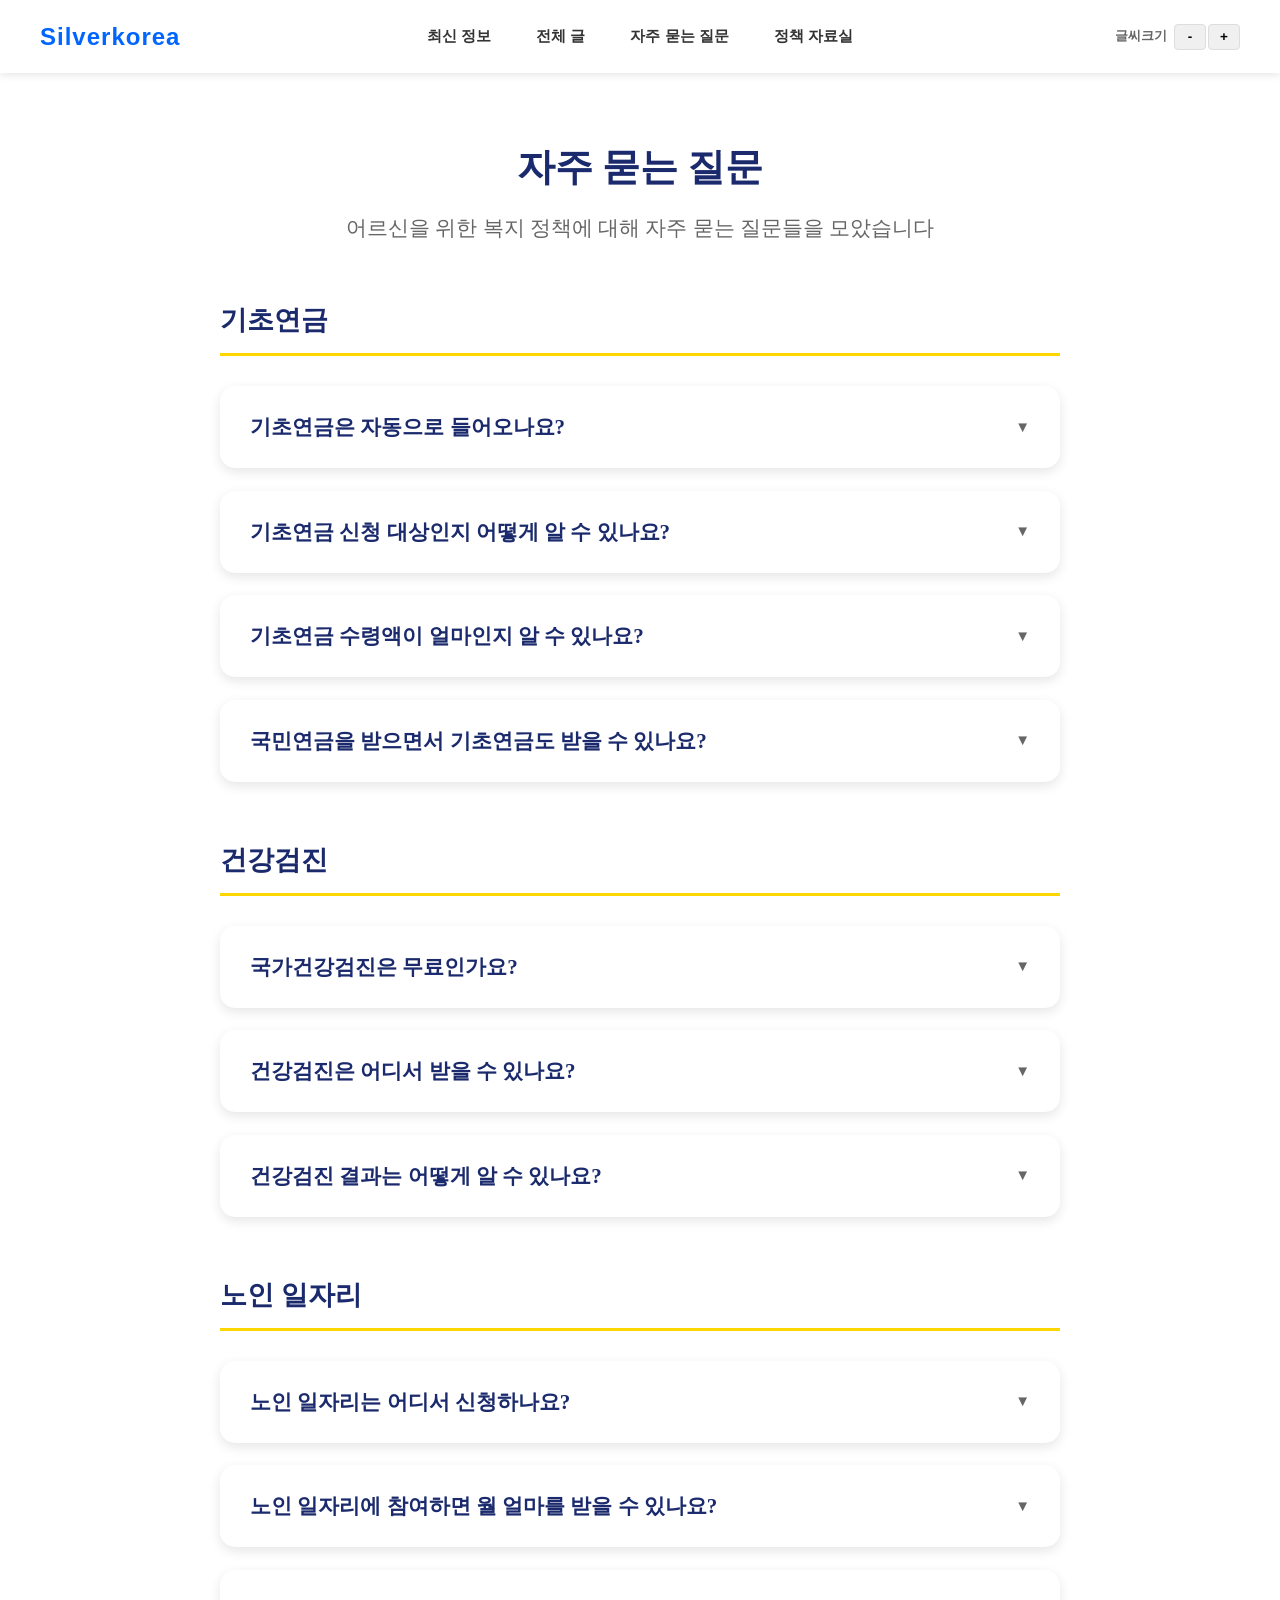
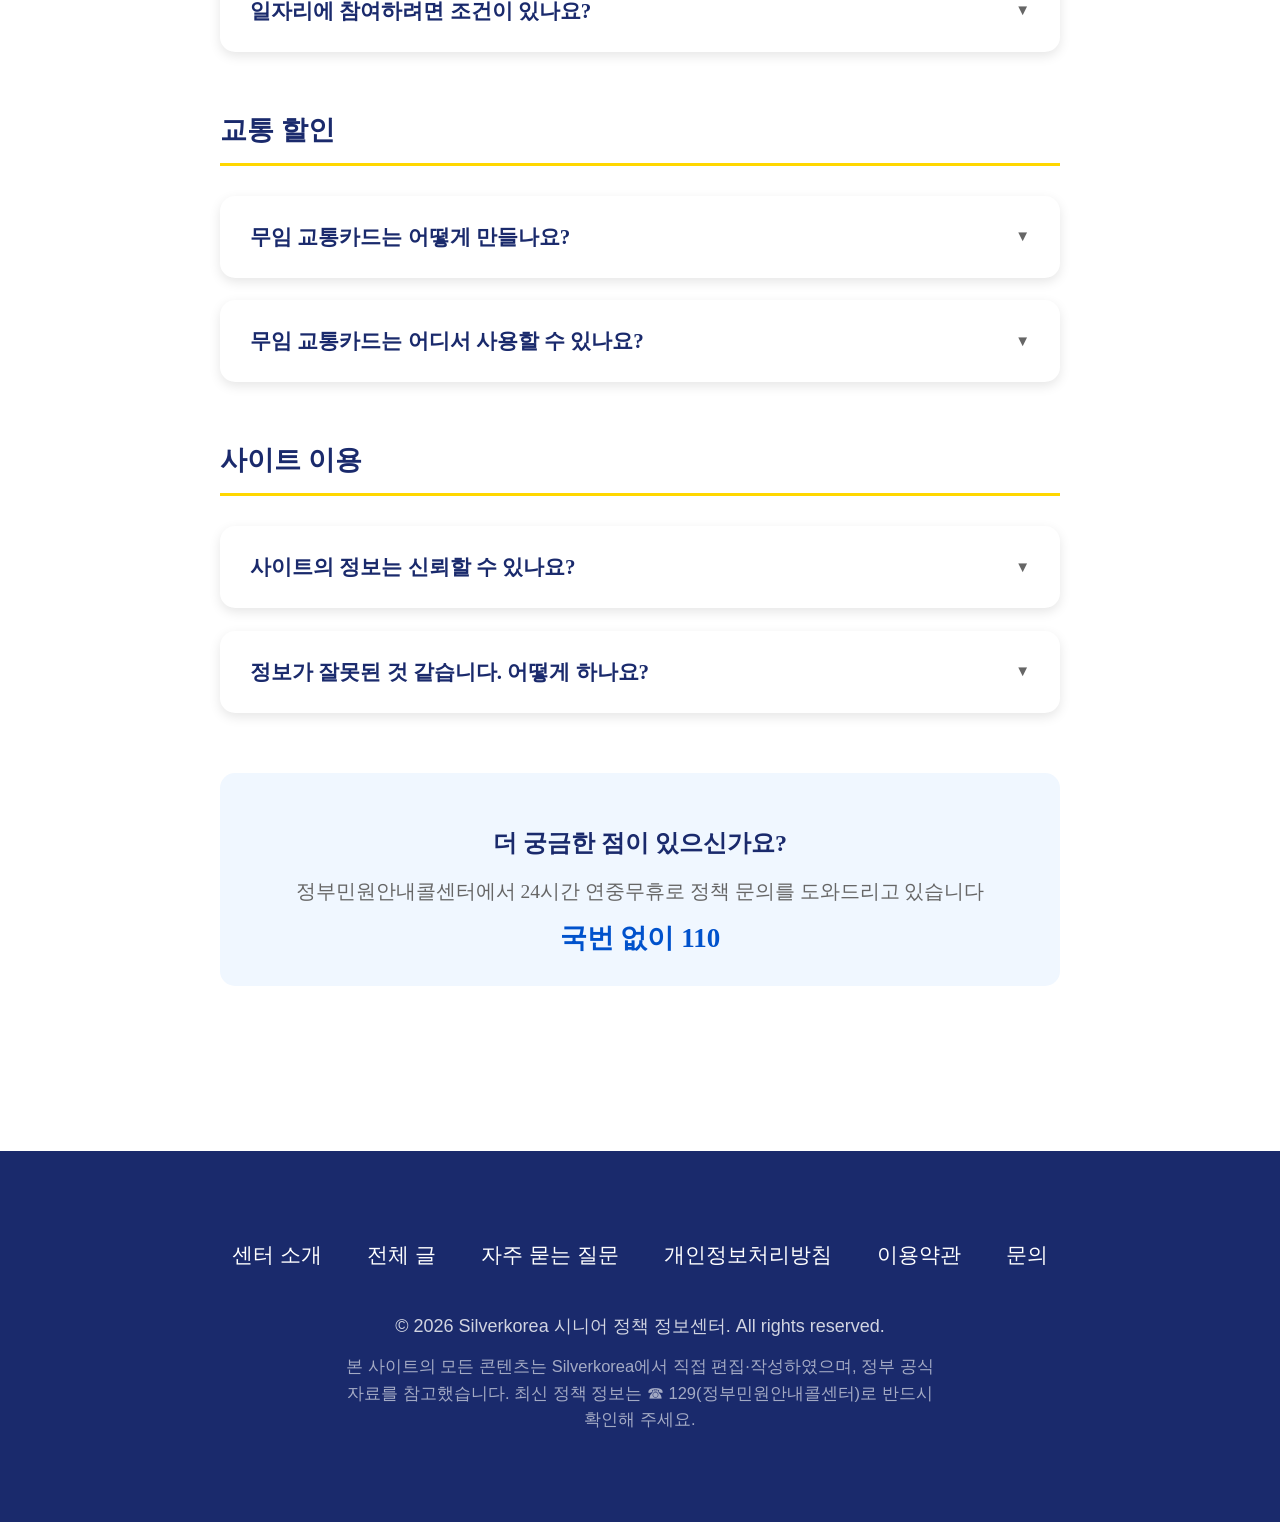
<file: faq.html>
<!DOCTYPE html>
<html lang="ko">
<head>
    <meta charset="UTF-8" />
    <meta name="viewport" content="width=device-width, initial-scale=1.0, user-scalable=yes, minimum-scale=0.5, maximum-scale=5.0" />
    <title>자주 묻는 질문 - Silverkorea</title>
    <meta name="description" content="Silverkorea에 자주 묻는 질문과 답변을 모았습니다. 기초연금, 건강검진, 노인 일자리 등 어르신을 위한 복지 정책에 대한 궁금증을 해결하세요." />
    <meta property="og:title" content="자주 묻는 질문 - Silverkorea" />
    <meta property="og:description" content="Silverkorea에 자주 묻는 질문과 답변을 모았습니다." />
    <meta property="og:type" content="website" />
    <link rel="canonical" href="https://senior-policy.kr/faq.html" />
    <link rel="stylesheet" href="/style.css" />
    <script type="module" src="/main.js"></script>
    <script>
        (function(){
            var fs = localStorage.getItem('fontSize');
            if(fs === 'large') document.documentElement.classList.add('font-large');
            if(fs === 'xlarge') document.documentElement.classList.add('font-xlarge');
        })();
    </script>
    <script async src="https://pagead2.googlesyndication.com/pagead/js/adsbygoogle.js?client=ca-pub-9531983779628478" crossorigin="anonymous"></script>

    <style>
        .faq-page {
            max-width: 900px;
            margin: 0 auto;
            padding: 3rem 2rem;
        }
        .page-header {
            text-align: center;
            margin-bottom: 4rem;
        }
        .page-header h1 {
            font-size: 2.5rem;
            color: #1a2a6c;
            margin-bottom: 1rem;
        }
        .page-header p {
            font-size: 1.4rem;
            color: #666;
        }
        .faq-category {
            margin-bottom: 4rem;
        }
        .faq-category h2 {
            font-size: 1.8rem;
            color: #1a2a6c;
            margin-bottom: 2rem;
            padding-bottom: 1rem;
            border-bottom: 3px solid #ffd700;
        }
        .faq-item {
            background: #fff;
            border-radius: 15px;
            margin-bottom: 1.5rem;
            box-shadow: 0 4px 12px rgba(0,0,0,0.1);
            overflow: hidden;
        }
        .faq-question {
            width: 100%;
            padding: 1.8rem 2rem;
            background: none;
            border: none;
            text-align: left;
            font-size: 1.4rem;
            font-weight: bold;
            color: #1a2a6c;
            cursor: pointer;
            display: flex;
            justify-content: space-between;
            align-items: center;
            font-family: inherit;
        }
        .faq-question::after {
            content: '▼';
            font-size: 1rem;
            color: #666;
            transition: transform 0.3s;
        }
        .faq-item.open .faq-question::after {
            transform: rotate(180deg);
        }
        .faq-answer {
            max-height: 0;
            overflow: hidden;
            transition: max-height 0.3s ease;
        }
        .faq-item.open .faq-answer {
            max-height: 500px;
        }
        .faq-answer-content {
            padding: 0 2rem 1.8rem;
            font-size: 1.3rem;
            line-height: 1.8;
            color: #444;
        }
        .faq-answer-content a {
            color: #0052cc;
            text-decoration: underline;
        }
        .faq-contact {
            background: #f0f7ff;
            padding: 2rem;
            border-radius: 15px;
            margin-top: 4rem;
            text-align: center;
        }
        .faq-contact h3 {
            font-size: 1.6rem;
            color: #1a2a6c;
            margin-bottom: 1rem;
        }
        .faq-contact p {
            font-size: 1.3rem;
            color: #666;
            margin-bottom: 1rem;
        }
        .faq-contact strong {
            font-size: 1.8rem;
            color: #0052cc;
        }
    </style>
</head>
<body>

    <site-header></site-header>

    <main class="faq-page">
        <div class="page-header">
            <h1>자주 묻는 질문</h1>
            <p>어르신을 위한 복지 정책에 대해 자주 묻는 질문들을 모았습니다</p>
        </div>

        <div class="faq-category">
            <h2>기초연금</h2>
            
            <div class="faq-item">
                <button class="faq-question">기초연금은 자동으로 들어오나요?</button>
                <div class="faq-answer">
                    <div class="faq-answer-content">
                        아니요, 기초연금은 <strong>직접 신청</strong>해야 받을 수 있습니다. 자동으로 들어오는 돈이 아니기 때문에, 대상자임에도 모르고 못 받으시는 분들이 많습니다. 주민센터나 복지로 앱을 통해 신청하실 수 있습니다.
                    </div>
                </div>
            </div>

            <div class="faq-item">
                <button class="faq-question">기초연금 신청 대상인지 어떻게 알 수 있나요?</button>
                <div class="faq-answer">
                    <div class="faq-answer-content">
                        만 65세 이상이고, 소득인정액이 기준 이하이면 신청 가능합니다. 주택이나 자동차를 소유하고 있어도 조건에 따라 받을 수 있으니, 정확한 확인은 주민센터에 문의하시는 것이 가장 좋습니다. 국번 없이 <strong>110</strong>에 전화하시면 정부민원안내콜센터에서 안내해 드립니다.
                    </div>
                </div>
            </div>

            <div class="faq-item">
                <button class="faq-question">기초연금 수령액이 얼마인지 알 수 있나요?</button>
                <div class="faq-answer">
                    <div class="faq-answer-content">
                        보건복지부 홈페이지에서 '기초연금 수급 자격 조회'를 하거나, 주민센터에 방문하시면 예상 수령액을 확인하실 수 있습니다. 소득수준에 따라 수령액이 달라집니다.
                    </div>
                </div>
            </div>

            <div class="faq-item">
                <button class="faq-question">국민연금을 받으면서 기초연금도 받을 수 있나요?</button>
                <div class="faq-answer">
                    <div class="faq-answer-content">
                        네, 국민연금 수령자도 기초연금 조건에 해당하면 받을 수 있습니다. 다만, 국민연금 금액에 따라 기초연금 액수가 줄어들 수 있습니다.
                    </div>
                </div>
            </div>
        </div>

        <div class="faq-category">
            <h2>건강검진</h2>
            
            <div class="faq-item">
                <button class="faq-question">국가건강검진은 무료인가요?</button>
                <div class="faq-answer">
                    <div class="faq-answer-content">
                        네, <strong>만 65세 이상은 2년에 한 번</strong> 무료로 건강검진을 받을 수 있습니다. 본인이 부담금 없이 국민건강보험공단이 지정한 의료기관에서 검진을 받을 수 있습니다.
                    </div>
                </div>
            </div>

            <div class="faq-item">
                <button class="faq-question">건강검진은 어디서 받을 수 있나요?</button>
                <div class="faq-answer">
                    <div class="faq-answer-content">
                        국민건강보험공단의 홈페이지에서 가까운 검진 의료기관을 찾으실 수 있습니다. 또는 국번 없이 <strong>1577-2670</strong>으로 전화하시면 안내받으실 수 있습니다.
                    </div>
                </div>
            </div>

            <div class="faq-item">
                <button class="faq-question">건강검진 결과는 어떻게 알 수 있나요?</button>
                <div class="faq-answer">
                    <div class="faq-answer-content">
                        검진 후 2~4주 내에 우편으로 결과가 배송됩니다. 또한 국민건강보험공단의 앱 'NH 건강나눔'이나 홈페이지에서도 결과를 확인하실 수 있습니다.
                    </div>
                </div>
            </div>
        </div>

        <div class="faq-category">
            <h2>노인 일자리</h2>
            
            <div class="faq-item">
                <button class="faq-question">노인 일자리는 어디서 신청하나요?</button>
                <div class="faq-answer">
                    <div class="faq-answer-content">
                        한국노인인력개발원 홈페이지에서 신청하거나, 가까운 주민센터나 복지관에 방문하여 신청서를 받으실 수 있습니다. 신청기간은 보통 연초에 집중되므로 미리 확인하시는 것이 좋습니다.
                    </div>
                </div>
            </div>

            <div class="faq-item">
                <button class="faq-question">노인 일자리에 참여하면 월 얼마를 받을 수 있나요?</button>
                <div class="faq-answer">
                    <div class="faq-answer-content">
                        일자리의 종류에 따라 다릅니다. 공익활동형은 월 약 30만 원, 사회서비스형은 월 약 40만 원 정도의 활동비를 받으실 수 있습니다. 자세한 사항은 한국노인인력개발원에 문의해 보세요.
                    </div>
                </div>
            </div>

            <div class="faq-item">
                <button class="faq-question">일자리에 참여하려면 조건이 있나요?</button>
                <div class="faq-answer">
                    <div class="faq-answer-content">
                        근로의사가 없는 고령자(일반적으로 국민연금 수령자)가 대상이지만, 일정 소득 이하이면 참여 가능한 경우도 있습니다. 자세한 eligibility 조건은 신청 시 확인해 보세요.
                    </div>
                </div>
            </div>
        </div>

        <div class="faq-category">
            <h2>교통 할인</h2>
            
            <div class="faq-item">
                <button class="faq-question">무임 교통카드는 어떻게 만들나요?</button>
                <div class="faq-answer">
                    <div class="faq-answer-content">
                        만 65세 이상이라면 거주지 관할 주민센터나 지하철 역의 무임승무패 창구에서 신청하실 수 있습니다. 신분증만 가져가시면 되고, 발급은 보통 당일 또는 수일 내에 완료됩니다.
                    </div>
                </div>
            </div>

            <div class="faq-item">
                <button class="faq-question">무임 교통카드는 어디서 사용할 수 있나요?</button>
                <div class="faq-answer">
                    <div class="faq-answer-content">
                        서울 지하철은 물론이고, 전국 지하철과 시내버스를 모두 무료로 이용하실 수 있습니다. 단, 시외버스는 별도 할인제도가 적용됩니다.
                    </div>
                </div>
            </div>
        </div>

        <div class="faq-category">
            <h2>사이트 이용</h2>
            
            <div class="faq-item">
                <button class="faq-question">사이트의 정보는 신뢰할 수 있나요?</button>
                <div class="faq-answer">
                    <div class="faq-answer-content">
                        이 사이트는 보건복지부, 국민연금공단 등 <strong>정부 공식 사이트</strong>의 자료를 기반으로 정보를 작성하고 있습니다. 다만, 핵심적인 결정(신청, 수급 등) 전에는 반드시 관련 기관에 직접 확인하시기 바랍니다.
                    </div>
                </div>
            </div>

            <div class="faq-item">
                <button class="faq-question">정보가 잘못된 것 같습니다. 어떻게 하나요?</button>
                <div class="faq-answer">
                    <div class="faq-answer-content">
                        알려주셔서 감사합니다. 모든 정보는 정부 발표를 기반으로 하고 있지만, 정책은 수시로 변경될 수 있습니다. 중요한 내용은 관련 기관에 직접 확인하시는 것을 권장합니다. 국번 없이 <strong>110</strong>으로 연락하시면 정부민원안내콜센터에서 도와드릴 수 있습니다.
                    </div>
                </div>
            </div>
        </div>

        <div class="faq-contact">
            <h3>더 궁금한 점이 있으신가요?</h3>
            <p>정부민원안내콜센터에서 24시간 연중무휴로 정책 문의를 도와드리고 있습니다</p>
            <strong>국번 없이 110</strong>
        </div>
    </main>

    <site-footer></site-footer>

    <script>
        document.querySelectorAll('.faq-question').forEach(button => {
            button.addEventListener('click', () => {
                const item = button.parentElement;
                const isOpen = item.classList.contains('open');
                
                document.querySelectorAll('.faq-item').forEach(i => i.classList.remove('open'));
                
                if (!isOpen) {
                    item.classList.add('open');
                }
            });
        });
    </script>

</body>
</html>
</file>
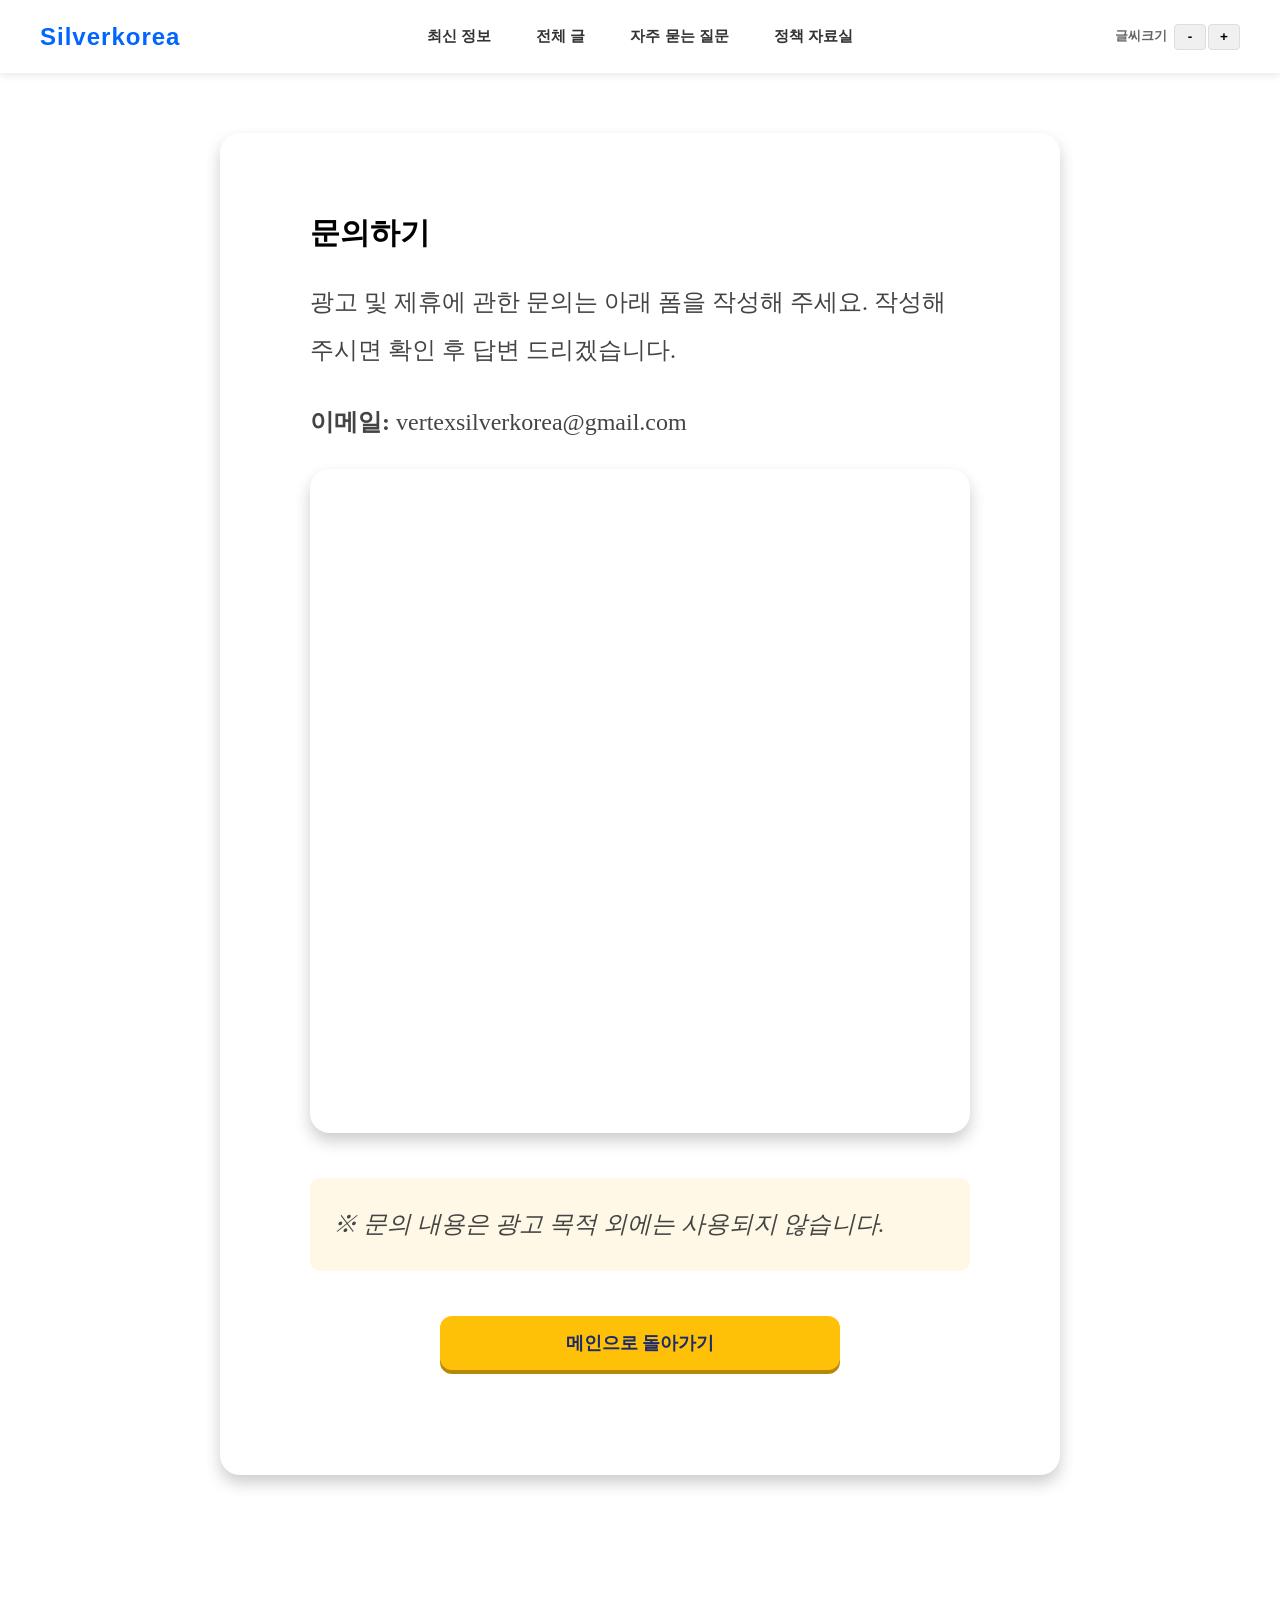
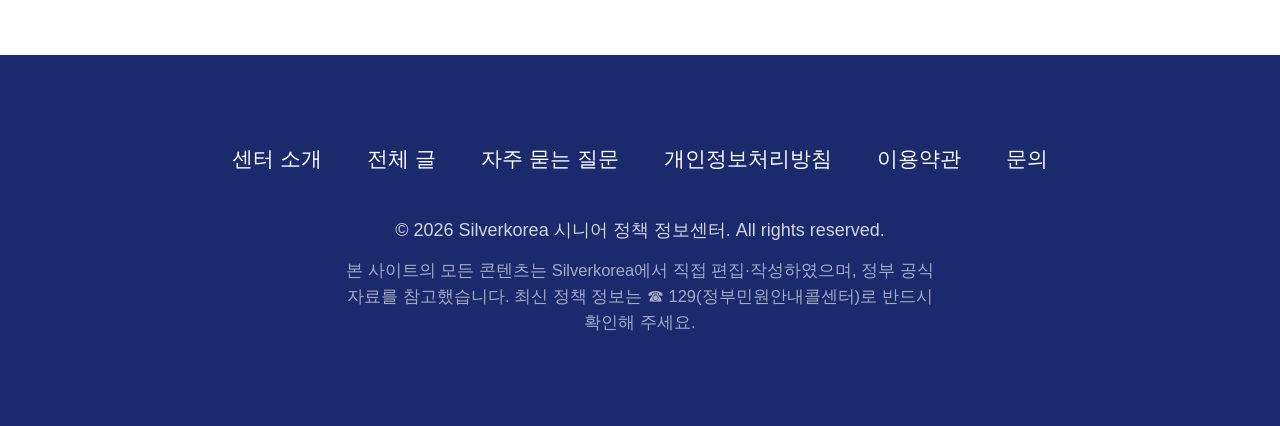
<file: inquiry.html>
<!DOCTYPE html>
<html lang="ko">
<head>
    <meta charset="UTF-8" />
    <meta name="viewport" content="width=device-width, initial-scale=1.0, user-scalable=yes, minimum-scale=0.5, maximum-scale=5.0" />
    <title>문의 - Silverkorea</title>
    <link rel="stylesheet" href="/style.css" />
    <script type="module" src="/main.js"></script>
    <script>
        (function(){
            var fs = localStorage.getItem('fontSize');
            if(fs === 'large') document.documentElement.classList.add('font-large');
            if(fs === 'xlarge') document.documentElement.classList.add('font-xlarge');
        })();
    </script>
    <!-- Google AdSense -->
    <script async src="https://pagead2.googlesyndication.com/pagead/js/adsbygoogle.js?client=ca-pub-9531983779628478" crossorigin="anonymous"></script>

    <style>
        .inquiry-form-container {
            background: #fff;
            border-radius: 20px;
            box-shadow: 0 8px 16px rgba(0,0,0,0.2);
            padding: 2rem;
            margin-bottom: 3rem;
        }
        .inquiry-form-container iframe {
            width: 100%;
            min-height: 600px;
            border: none;
        }
        @media (max-width: 600px) {
            .inquiry-form-container iframe {
                min-height: 500px;
            }
        }
    </style>
</head>
<body>

    <site-header></site-header>

    <main class="about-page">
        <div class="about-container">
            <div class="about-content">
                <h1>문의하기</h1>
                <p class="last-updated">광고 및 제휴에 관한 문의는 아래 폼을 작성해 주세요. 작성해 주시면 확인 후 답변 드리겠습니다.</p>
                <p><strong>이메일:</strong> vertexsilverkorea@gmail.com</p>

                <div class="inquiry-form-container">
                    <iframe src="https://docs.google.com/forms/d/e/1FAIpQLSeanamkmVtvPmfBRlI8THZCQg2v0NziR0Pd5NKCcw4Jsdxkwg/viewform?embedded=true" loading="lazy">로딩 중...</iframe>
                </div>

                <p class="notice">※ 문의 내용은 광고 목적 외에는 사용되지 않습니다.</p>

                <a href="/" class="btn-primary btn-back">메인으로 돌아가기</a>
            </div>
        </div>
    </main>

    <site-footer></site-footer>

</body>
</html>
</file>
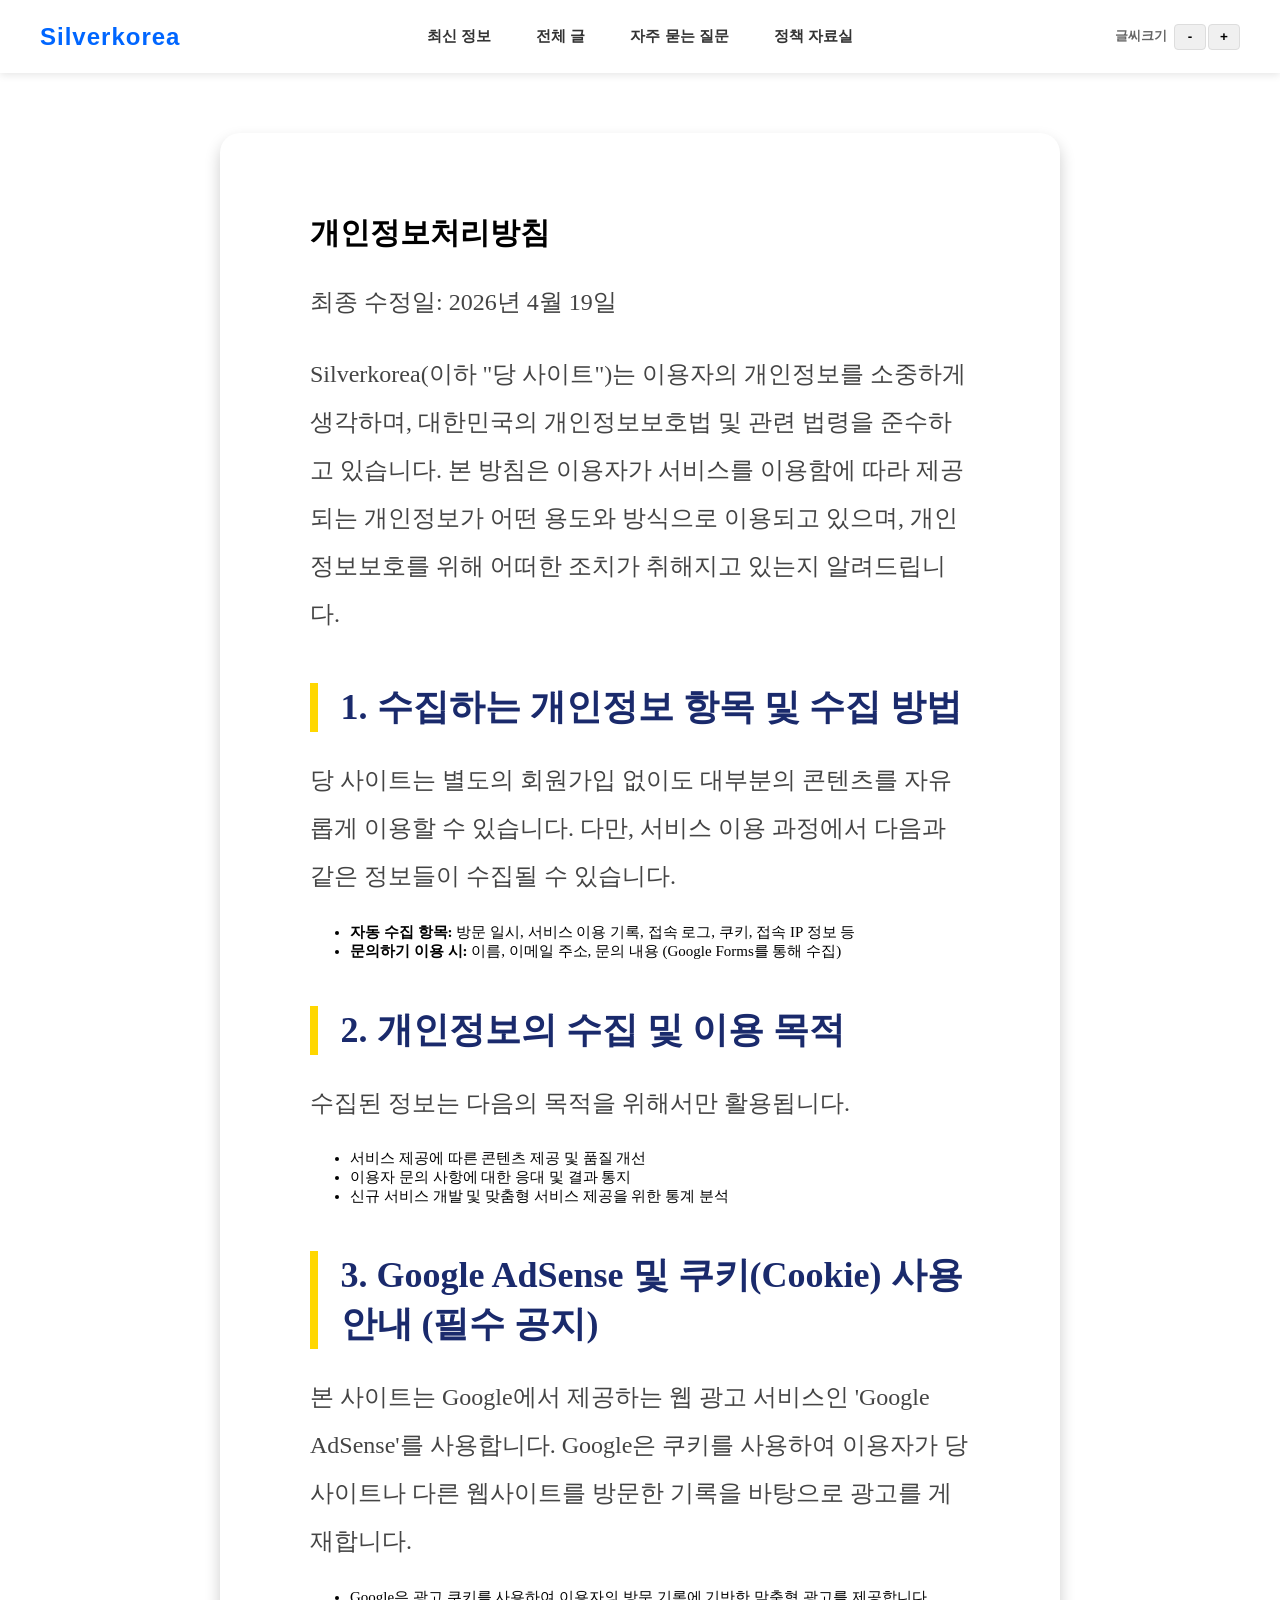
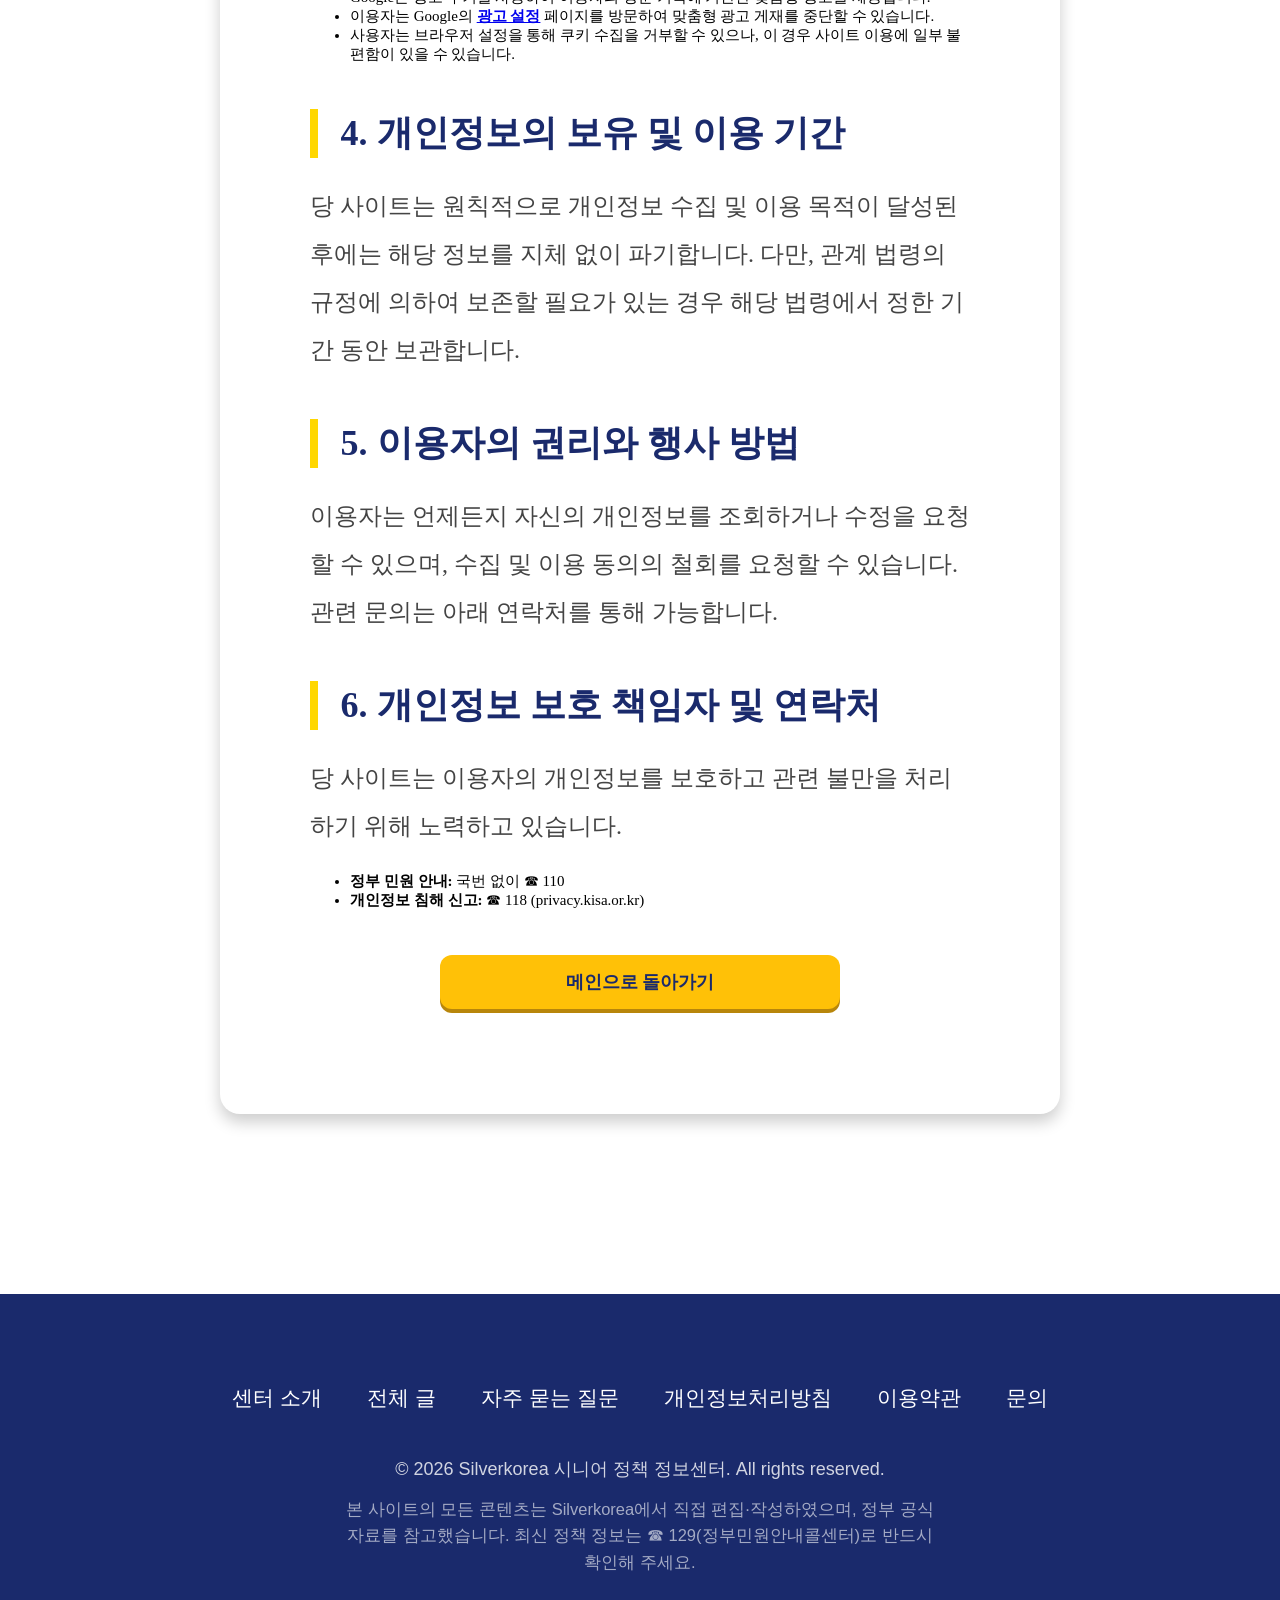
<file: privacy.html>
<!DOCTYPE html>
<html lang="ko">
<head>
    <meta charset="UTF-8" />
    <meta name="viewport" content="width=device-width, initial-scale=1.0, user-scalable=yes, minimum-scale=0.5, maximum-scale=5.0" />
    <title>개인정보처리방침 - Silverkorea</title>
    <link rel="stylesheet" href="/style.css" />
    <script type="module" src="/main.js"></script>
    <script>
        (function(){
            var fs = localStorage.getItem('fontSize');
            if(fs === 'large') document.documentElement.classList.add('font-large');
            if(fs === 'xlarge') document.documentElement.classList.add('font-xlarge');
        })();
    </script>
    <!-- Google AdSense -->
    <script async src="https://pagead2.googlesyndication.com/pagead/js/adsbygoogle.js?client=ca-pub-9531983779628478" crossorigin="anonymous"></script>

</head>
<body>

    <site-header></site-header>

    <main class="about-page">
        <div class="about-container">
            <div class="about-content">
                <h1>개인정보처리방침</h1>
                <p class="last-updated">최종 수정일: 2026년 4월 19일</p>

                <p>Silverkorea(이하 "당 사이트")는 이용자의 개인정보를 소중하게 생각하며, 대한민국의 개인정보보호법 및 관련 법령을 준수하고 있습니다. 본 방침은 이용자가 서비스를 이용함에 따라 제공되는 개인정보가 어떤 용도와 방식으로 이용되고 있으며, 개인정보보호를 위해 어떠한 조치가 취해지고 있는지 알려드립니다.</p>

                <h2>1. 수집하는 개인정보 항목 및 수집 방법</h2>
                <p>당 사이트는 별도의 회원가입 없이도 대부분의 콘텐츠를 자유롭게 이용할 수 있습니다. 다만, 서비스 이용 과정에서 다음과 같은 정보들이 수집될 수 있습니다.</p>
                <ul>
                    <li><strong>자동 수집 항목:</strong> 방문 일시, 서비스 이용 기록, 접속 로그, 쿠키, 접속 IP 정보 등</li>
                    <li><strong>문의하기 이용 시:</strong> 이름, 이메일 주소, 문의 내용 (Google Forms를 통해 수집)</li>
                </ul>

                <h2>2. 개인정보의 수집 및 이용 목적</h2>
                <p>수집된 정보는 다음의 목적을 위해서만 활용됩니다.</p>
                <ul>
                    <li>서비스 제공에 따른 콘텐츠 제공 및 품질 개선</li>
                    <li>이용자 문의 사항에 대한 응대 및 결과 통지</li>
                    <li>신규 서비스 개발 및 맞춤형 서비스 제공을 위한 통계 분석</li>
                </ul>

                <h2>3. Google AdSense 및 쿠키(Cookie) 사용 안내 (필수 공지)</h2>
                <p>본 사이트는 Google에서 제공하는 웹 광고 서비스인 'Google AdSense'를 사용합니다. Google은 쿠키를 사용하여 이용자가 당 사이트나 다른 웹사이트를 방문한 기록을 바탕으로 광고를 게재합니다.</p>
                <ul>
                    <li>Google은 광고 쿠키를 사용하여 이용자의 방문 기록에 기반한 맞춤형 광고를 제공합니다.</li>
                    <li>이용자는 Google의 <strong><a href="https://adssettings.google.com/u/0" target="_blank" rel="noopener noreferrer">광고 설정</a></strong> 페이지를 방문하여 맞춤형 광고 게재를 중단할 수 있습니다.</li>
                    <li>사용자는 브라우저 설정을 통해 쿠키 수집을 거부할 수 있으나, 이 경우 사이트 이용에 일부 불편함이 있을 수 있습니다.</li>
                </ul>

                <h2>4. 개인정보의 보유 및 이용 기간</h2>
                <p>당 사이트는 원칙적으로 개인정보 수집 및 이용 목적이 달성된 후에는 해당 정보를 지체 없이 파기합니다. 다만, 관계 법령의 규정에 의하여 보존할 필요가 있는 경우 해당 법령에서 정한 기간 동안 보관합니다.</p>

                <h2>5. 이용자의 권리와 행사 방법</h2>
                <p>이용자는 언제든지 자신의 개인정보를 조회하거나 수정을 요청할 수 있으며, 수집 및 이용 동의의 철회를 요청할 수 있습니다. 관련 문의는 아래 연락처를 통해 가능합니다.</p>

                <h2>6. 개인정보 보호 책임자 및 연락처</h2>
                <p>당 사이트는 이용자의 개인정보를 보호하고 관련 불만을 처리하기 위해 노력하고 있습니다.</p>
                <ul>
                    <li><strong>정부 민원 안내:</strong> 국번 없이 ☎ 110</li>
                    <li><strong>개인정보 침해 신고:</strong> ☎ 118 (privacy.kisa.or.kr)</li>
                </ul>

                <a href="/" class="btn-primary btn-back">메인으로 돌아가기</a>
            </div>
        </div>
    </main>

    <site-footer></site-footer>

</body>
</html>
</file>
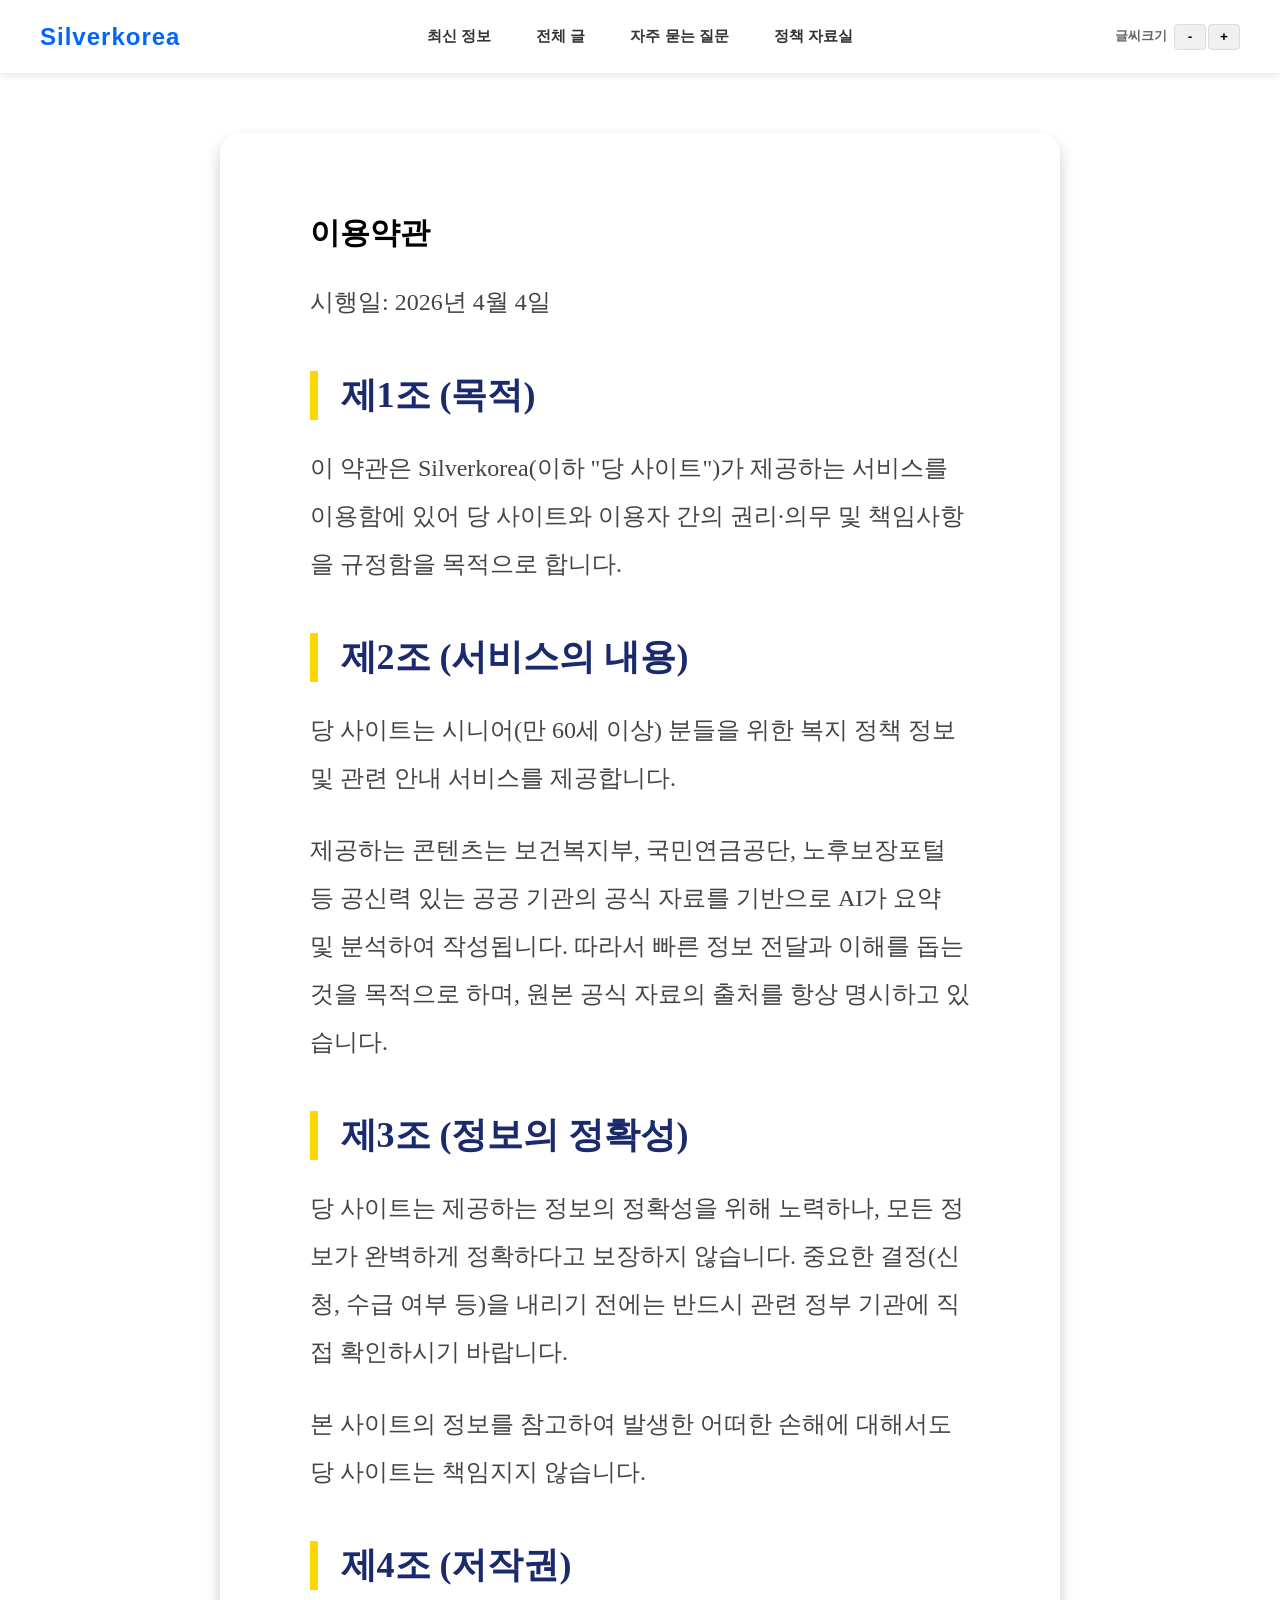
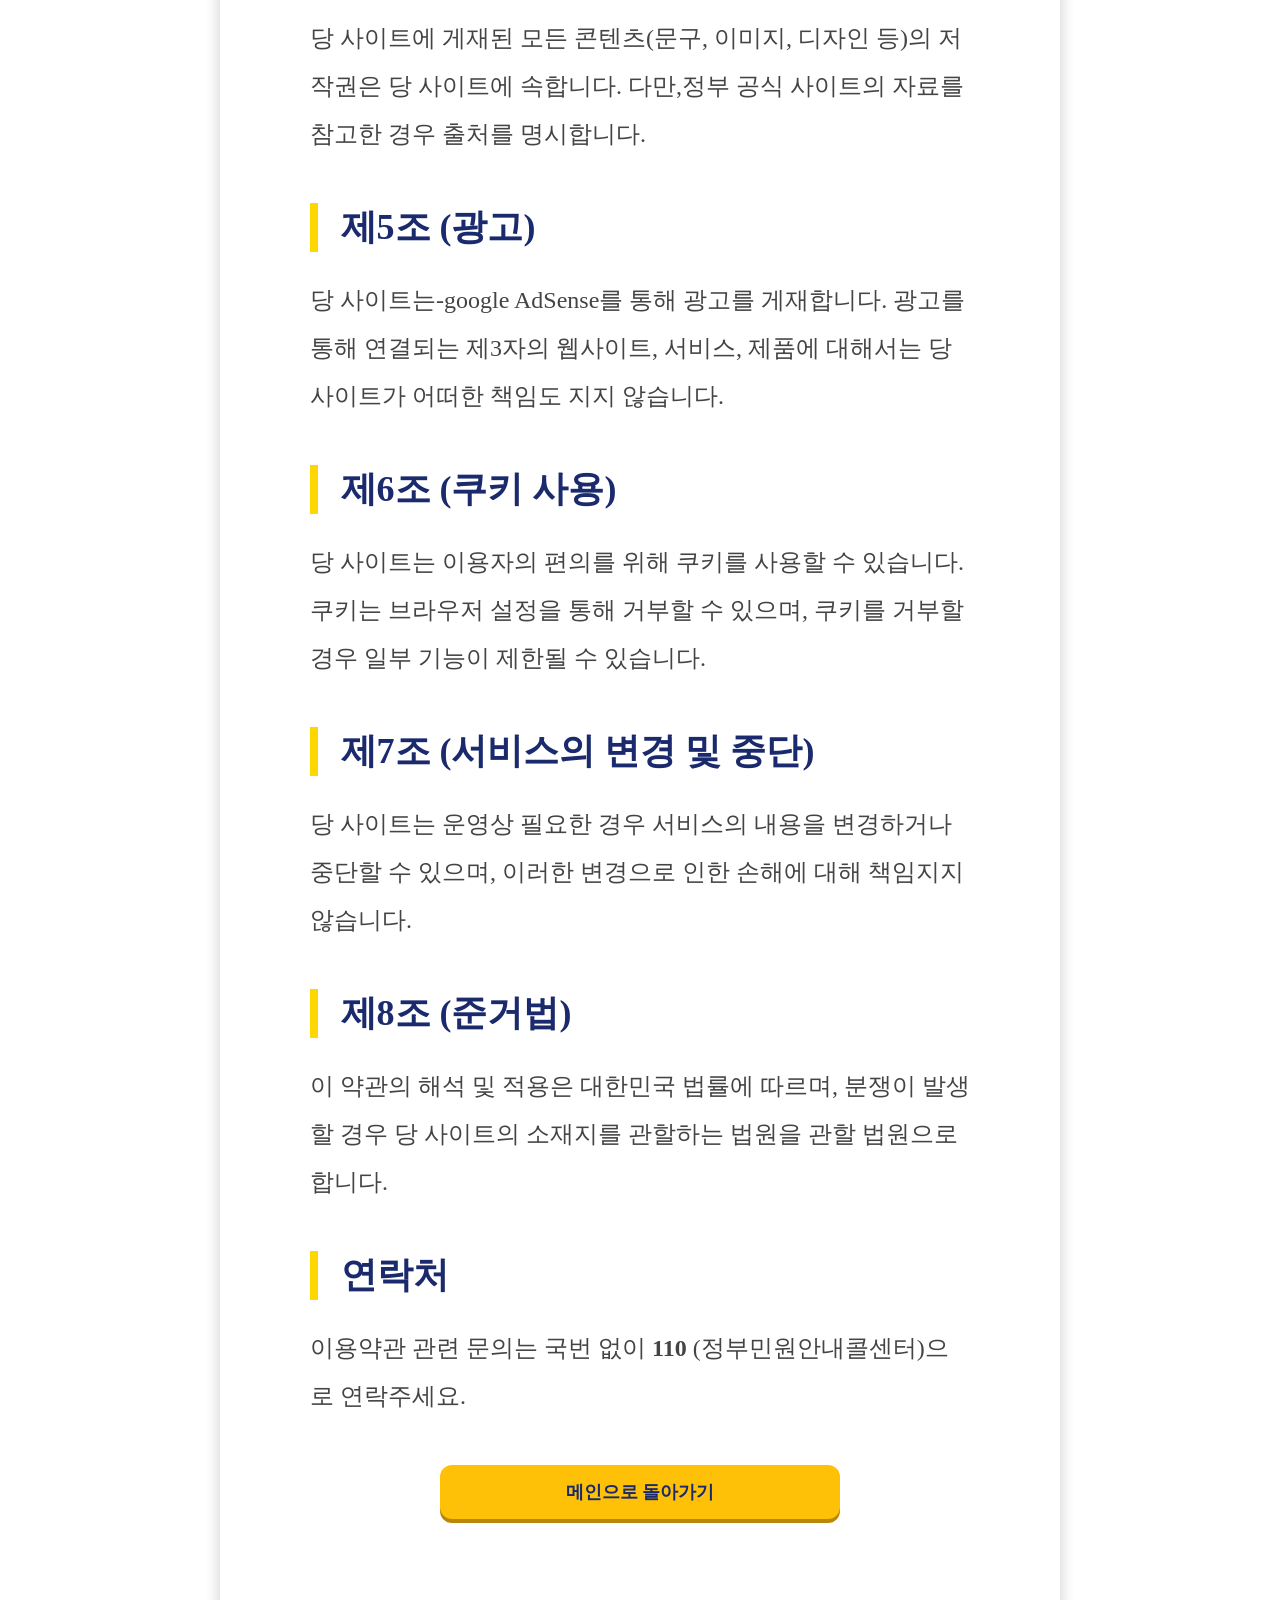
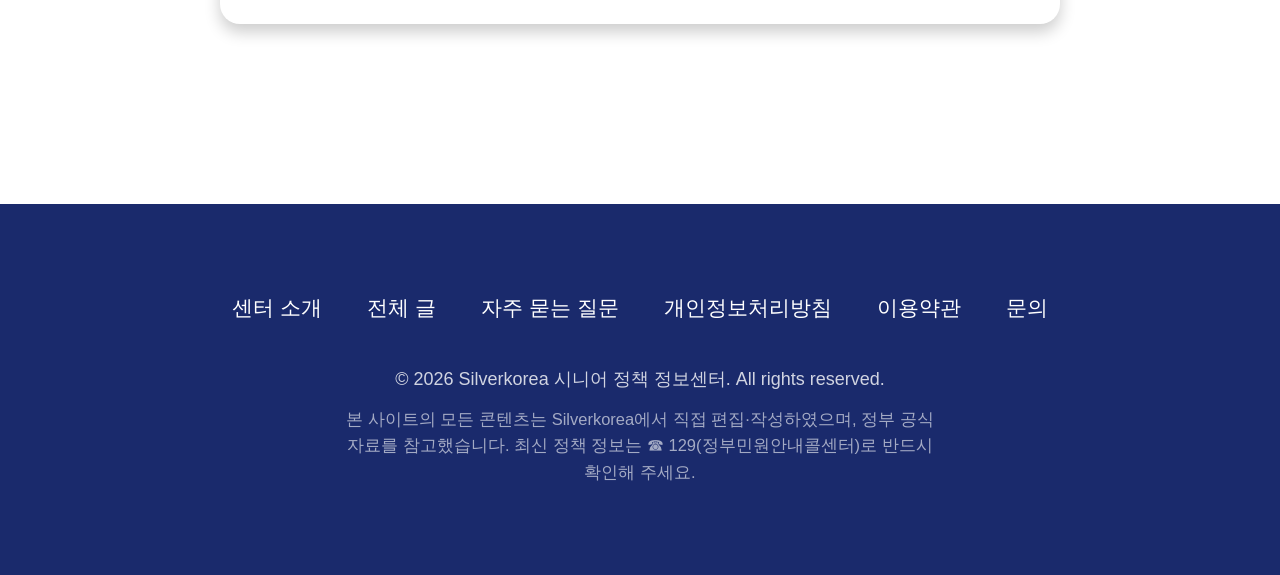
<file: terms.html>
<!DOCTYPE html>
<html lang="ko">
<head>
    <meta charset="UTF-8" />
    <meta name="viewport" content="width=device-width, initial-scale=1.0, user-scalable=yes, minimum-scale=0.5, maximum-scale=5.0" />
    <title>이용약관 - Silverkorea</title>
    <link rel="stylesheet" href="/style.css" />
    <script type="module" src="/main.js"></script>
    <script>
        (function(){
            var fs = localStorage.getItem('fontSize');
            if(fs === 'large') document.documentElement.classList.add('font-large');
            if(fs === 'xlarge') document.documentElement.classList.add('font-xlarge');
        })();
    </script>
    <script async src="https://pagead2.googlesyndication.com/pagead/js/adsbygoogle.js?client=ca-pub-9531983779628478" crossorigin="anonymous"></script>

</head>
<body>

    <site-header></site-header>

    <main class="about-page">
        <div class="about-container">
            <div class="about-content">
                <h1>이용약관</h1>
                <p class="last-updated">시행일: 2026년 4월 4일</p>

                <h2>제1조 (목적)</h2>
                <p>이 약관은 Silverkorea(이하 "당 사이트")가 제공하는 서비스를 이용함에 있어 당 사이트와 이용자 간의 권리·의무 및 책임사항을 규정함을 목적으로 합니다.</p>

                <h2>제2조 (서비스의 내용)</h2>
                <p>당 사이트는 시니어(만 60세 이상) 분들을 위한 복지 정책 정보 및 관련 안내 서비스를 제공합니다.</p>
                <p>제공하는 콘텐츠는 보건복지부, 국민연금공단, 노후보장포털 등 공신력 있는 공공 기관의 공식 자료를 기반으로 AI가 요약 및 분석하여 작성됩니다. 따라서 빠른 정보 전달과 이해를 돕는 것을 목적으로 하며, 원본 공식 자료의 출처를 항상 명시하고 있습니다.</p>

                <h2>제3조 (정보의 정확성)</h2>
                <p>당 사이트는 제공하는 정보의 정확성을 위해 노력하나, 모든 정보가 완벽하게 정확하다고 보장하지 않습니다. 중요한 결정(신청, 수급 여부 등)을 내리기 전에는 반드시 관련 정부 기관에 직접 확인하시기 바랍니다.</p>
                <p>본 사이트의 정보를 참고하여 발생한 어떠한 손해에 대해서도 당 사이트는 책임지지 않습니다.</p>

                <h2>제4조 (저작권)</h2>
                <p>당 사이트에 게재된 모든 콘텐츠(문구, 이미지, 디자인 등)의 저작권은 당 사이트에 속합니다. 다만,정부 공식 사이트의 자료를 참고한 경우 출처를 명시합니다.</p>

                <h2>제5조 (광고)</h2>
                <p>당 사이트는-google AdSense를 통해 광고를 게재합니다. 광고를 통해 연결되는 제3자의 웹사이트, 서비스, 제품에 대해서는 당 사이트가 어떠한 책임도 지지 않습니다.</p>

                <h2>제6조 (쿠키 사용)</h2>
                <p>당 사이트는 이용자의 편의를 위해 쿠키를 사용할 수 있습니다. 쿠키는 브라우저 설정을 통해 거부할 수 있으며, 쿠키를 거부할 경우 일부 기능이 제한될 수 있습니다.</p>

                <h2>제7조 (서비스의 변경 및 중단)</h2>
                <p>당 사이트는 운영상 필요한 경우 서비스의 내용을 변경하거나 중단할 수 있으며, 이러한 변경으로 인한 손해에 대해 책임지지 않습니다.</p>

                <h2>제8조 (준거법)</h2>
                <p>이 약관의 해석 및 적용은 대한민국 법률에 따르며, 분쟁이 발생할 경우 당 사이트의 소재지를 관할하는 법원을 관할 법원으로 합니다.</p>

                <h2>연락처</h2>
                <p>이용약관 관련 문의는 국번 없이 <strong>110</strong> (정부민원안내콜센터)으로 연락주세요.</p>

                <a href="/" class="btn-primary btn-back">메인으로 돌아가기</a>
            </div>
        </div>
    </main>

    <site-footer></site-footer>

</body>
</html>
</file>
<file: style.css>
/*=============================================*
 * B A S E
 *=============================================*/

:root {
    --font-primary: 'Noto Sans KR', sans-serif;
    
    /* 어르신들을 위한 고대비 색상 (파랑/노랑/흰색) */
    --color-navy: #1a2a6c;     /* 진한 파랑 (배경용) */
    --color-blue: #0052cc;     /* 메인 파랑 */
    --color-yellow: #ffd700;   /* 밝은 노랑 (강조용 - 가독성 최고) */
    --color-white: #ffffff;
    --color-light-gray: #f8f9fa;
    --color-dark-gray: #333333;
    
    --shadow-strong: 0 8px 16px rgba(0, 0, 0, 0.2);
    --border-radius-large: 20px;
}

/* 1. 글씨 크기 (모바일: 13px, PC: 15px) */
html {
    font-size: 13px; 
    scroll-behavior: smooth;
}

@media (min-width: 768px) {
    html {
        font-size: 15px;
    }
}

/* 폰트 크기 조절 변수 */
html {
    --font-scale: 1;
}

html.font-large {
    --font-scale: 1.2;
}

html.font-xlarge {
    --font-scale: 1.4;
}

html {
    font-size: calc(13px * var(--font-scale));
}

@media (min-width: 768px) {
    html {
        font-size: calc(15px * var(--font-scale));
    }
}

/* 모바일 overflow 방지 */
*, *::before, *::after {
    box-sizing: border-box;
    max-width: 100%;
}

body {
    margin: 0;
    padding: 0;
    overflow-x: hidden;
}

/*=============================================*
 * L A Y O U T & S P A C I N G
 *=============================================*/

main {
    padding-bottom: 5rem;
}

/* 7. 한 화면에 정보가 많지 않도록 여백을 넓게 */
section {
    padding: 5rem 2rem;
    margin-bottom: 2rem;
}

.section-title {
    font-size: 1.4rem;
    font-weight: 900;
    color: var(--color-navy);
    text-align: center;
    margin-bottom: 2rem;
    white-space: nowrap;
}

.view-all-btn {
    display: block;
    width: fit-content;
    margin: 0 auto 1.5rem;
    padding: 1rem 2.5rem;
    background-color: #0066ff;
    color: #fff;
    border-radius: 30px;
    font-size: 1.2rem;
    font-weight: bold;
    text-decoration: none;
    box-shadow: 0 4px 12px rgba(0, 102, 255, 0.3);
    transition: all 0.2s;
}

.view-all-btn:hover {
    background-color: #0052cc;
    transform: translateY(-2px);
    box-shadow: 0 6px 16px rgba(0, 102, 255, 0.4);
}

/*=============================================*
 * 2. 버튼 큼 (손 떨림 고려)
 *=============================================*/

.btn-primary {
    display: inline-block;
    background-color: #FFC107; /* 채도가 살짝 낮은 차분한 골드 옐로우 */
    color: #1a2a6c; /* 글씨를 진한 남색으로 바꾸어 가독성과 고급스러움 확보 */
    padding: 1.5rem 4.5rem;
    border-radius: 12px; /* 둥근 캡슐형보다 안정적인 사각형 느낌의 라운드 */
    font-size: 1.6rem;
    font-weight: 900;
    text-align: center;
    box-shadow: 0 4px 0 #B8860B; /* 버튼 아래쪽에 입체감을 주는 그림자 (번쩍임 없음) */
    border: none;
    cursor: pointer;
    transition: all 0.1s active;
    text-decoration: none;
    margin-top: 1rem;
    position: relative;
    top: 0;
}

.btn-primary:hover {
    background-color: #FFB300;
    top: 2px;
    box-shadow: 0 2px 0 #B8860B; /* 눌리는 효과 */
}

.btn-primary:active {
    top: 4px;
    box-shadow: 0 0 0 #B8860B;
}

/*=============================================*
 * 6. 가장 중요한 정보가 맨 위 (HERO)
 *=============================================*/

.hero-section {
    background-color: var(--color-navy);
    color: var(--color-white);
    padding: 6rem 2rem 8rem;
    text-align: center;
}

.hero-content .subtitle {
    display: block;
    font-size: 1.1rem;
    color: var(--color-yellow);
    margin-bottom: 1rem;
}

.hero-content .title {
    display: block;
    font-size: 2.2rem;
    font-weight: 900;
    margin-bottom: 2rem;
    line-height: 1.2;
    word-break: keep-all;
}

.hero-content .description {
    font-size: 1.8rem;
    margin-bottom: 4rem;
    opacity: 0.9;
}

/*=============================================*
 * 5. 아이콘 큼직하게 (직관적 이해)
 *=============================================*/

.article-grid {
    display: grid;
    grid-template-columns: 1fr;
    gap: 3rem;
    max-width: 100%;
    margin: 0 auto;
    padding: 0 1rem;
}

.article-card {
    background: white;
    border-radius: var(--border-radius-large);
    overflow: hidden;
    box-shadow: var(--shadow-strong);
    border: 3px solid #eee;
    text-decoration: none;
    color: inherit;
    display: flex;
    flex-direction: column;
    min-width: 0;
}

.article-card__image {
    height: 180px;
    background-size: cover;
    background-position: center;
}

.article-card__content {
    padding: 1.5rem;
    overflow: hidden;
}

.article-card__title {
    font-size: 1.1rem;
    color: var(--color-navy);
    margin-bottom: 0.8rem;
    overflow-wrap: normal;
    word-break: keep-all;
}

.article-card__description {
    font-size: 0.85rem;
    color: #555;
    margin-bottom: 1rem;
    word-break: keep-all;
}

/* '자세히 보기' 버튼 우측 정렬 및 강조 */
.article-card__link {
    display: block;
    text-align: right;
    font-weight: 900;
    color: var(--color-blue);
    font-size: 1.4rem;
    padding: 1.5rem 3rem;
    background: #f0f7ff;
    border-top: 1px solid #eee;
}

/*=============================================*
 * 3. 색 대비 강함 (파랑/노랑/흰색)
 *=============================================*/

.site-header {
    background: var(--color-navy);
    padding: 1.5rem 0;
}

.site-header__logo {
    color: var(--color-yellow);
    font-size: 1.8rem;
    font-weight: 900;
    margin-left: 2rem;
}

.site-header__nav {
    display: none; /* 복잡한 메뉴는 과감히 숨김 (필요시 햄버거 메뉴) */
}

/* 자주 찾는 서비스 - 세련된 카드 디자인 */
.quick-links-grid {
    display: grid;
    grid-template-columns: repeat(4, 1fr);
    gap: 1.5rem;
    max-width: 1000px;
    margin: 0 auto 4rem;
}

.quick-link-card {
    display: flex;
    flex-direction: column;
    align-items: center;
    justify-content: center;
    gap: 1rem;
    background: #e6f0ff;
    border: 1px solid #b3d4ff;
    border-radius: 16px;
    padding: 2rem 1.5rem;
    text-decoration: none;
    color: #1a2a6c;
    transition: all 0.3s ease;
    text-align: center;
}

.quick-link-card:hover {
    background: #d4e5ff;
    border-color: #0066ff;
    transform: translateY(-3px);
    box-shadow: 0 10px 30px rgba(0, 102, 255, 0.15);
}

.quick-link-emoji {
    font-size: 2.5rem;
}

.quick-link-text {
    font-size: 1.1rem;
    font-weight: 600;
    color: #1a2a6c;
}

@media (max-width: 768px) {
    .quick-links-grid {
        grid-template-columns: repeat(2, 1fr);
    }
}

@media (max-width: 500px) {
    .quick-links-grid {
        grid-template-columns: 1fr;
    }
}

.banner-section {
    margin-top: 0;
    padding: 5rem 2rem;
    background: linear-gradient(180deg, #0a0f1c 0%, #141929 100%);
    border-radius: 0;
    text-align: center;
}

.banner-content {
    display: flex;
    align-items: center;
    justify-content: center;
    gap: 4rem;
    flex-wrap: wrap;
    max-width: 900px;
    margin: 0 auto;
}

.banner-image {
    width: 180px;
    height: 180px;
    object-fit: cover;
    border-radius: 50%;
    border: 4px solid #0066ff;
    box-shadow: 0 0 30px rgba(0, 102, 255, 0.3);
}

.banner-text {
    font-size: 2rem;
    font-weight: 700;
    color: #fff;
    line-height: 1.6;
    margin: 0;
    text-align: left;
}

.banner-line {
    display: block;
}

@media (max-width: 600px) {
    .banner-content {
        flex-direction: column;
    }
}

/*=============================================*
 * R E S P O N S I V E
 *=============================================*/

@media (min-width: 768px) {
    .article-grid {
        grid-template-columns: repeat(2, 1fr);
    }
    .quick-links-grid {
        grid-template-columns: repeat(4, 1fr);
    }
}

/*=============================================*
 * A R T I C L E   P A G E
 *=============================================*/

.article-page {
    padding: 2rem 1rem;
}

.article-content {
    max-width: 100%;
    margin: 0 auto;
    background: #fff;
    padding: 1.5rem;
    border-radius: var(--border-radius-large);
    box-shadow: var(--shadow-strong);
}

.article-header {
    margin-bottom: 2rem;
    padding-bottom: 1rem;
    border-bottom: 2px solid #eee;
}

.article-title {
    font-size: 1.6rem;
    color: var(--color-navy);
    font-weight: 900;
    line-height: 1.3;
    margin-bottom: 1rem;
    word-break: keep-all;
}

.article-meta {
    font-size: 0.9rem;
    color: #666;
}

.article-body {
    font-size: 1.1rem;
    line-height: 1.8;
    color: #333;
    max-width: 100%;
    word-wrap: break-word;
    word-break: keep-all;
    overflow-wrap: break-word;
}

.article-body h2 {
    font-size: 1.4rem;
    color: var(--color-navy);
    margin-top: 2rem;
    margin-bottom: 1rem;
    border-left: 5px solid var(--color-yellow);
    padding-left: 1rem;
    background: #f9f9f9;
    padding: 0.8rem 1rem;
}

.article-body p {
    margin-bottom: 2.5rem;
}

.article-body strong {
    color: var(--color-blue);
    font-weight: 900;
}

.article-body table {
    width: 100%;
    border-collapse: collapse;
    margin: 1.5rem 0;
    font-size: 1rem;
    border: 2px solid #ddd;
}

.article-body th {
    background-color: var(--color-navy);
    color: #fff;
    padding: 0.8rem 1rem;
    text-align: left;
    font-weight: 700;
    border: 1px solid #ddd;
}

.article-body td {
    padding: 0.8rem 1rem;
    border: 1px solid #ddd;
    text-align: left;
}

.article-body tr:nth-child(even) {
    background-color: #f9f9f9;
}

.article-body tr:hover {
    background-color: #e8f4fd;
}

/* Source Disclaimer Style */
.article-source {
    margin: 3rem 0 2rem;
    padding: 1.5rem;
    background-color: #f8f9fa;
    border-radius: 15px;
    border: 2px dashed #cbd5e0;
    font-size: 0.85rem;
    color: #4a5568;
    line-height: 1.6;
}

.article-source p {
    margin-bottom: 0 !important;
}

.article-source a {
    color: var(--color-blue);
    text-decoration: underline;
    font-weight: 900;
}

.btn-back {
    display: block;
    margin-top: 4rem;
    text-align: center;
    width: 100%;
    max-width: 280px;
    margin-left: auto;
    margin-right: auto;
    padding: 1rem 2rem;
    font-size: 1.2rem;
}

/*=============================================*
 * A B O U T   P A G E
 *=============================================*/

.about-page {
    padding: 4rem 2rem;
    max-width: 900px;
    margin: 0 auto;
}

.about-container {
    background: #fff;
    border-radius: 20px;
    box-shadow: 0 8px 16px rgba(0,0,0,0.2);
    overflow: hidden;
}

.about-hero {
    position: relative;
    height: 350px;
    overflow: hidden;
}

.about-hero-image {
    width: 100%;
    height: 100%;
    object-fit: cover;
}

.about-hero-text {
    position: absolute;
    bottom: 0;
    left: 0;
    right: 0;
    background: linear-gradient(transparent, rgba(26,42,108,0.9));
    color: #fff;
    padding: 4rem 3rem 2rem;
}

.about-hero-text h1 {
    font-size: 3rem;
    margin: 0 0 0.5rem;
    font-weight: 900;
    color: #fff;
}

.about-subtitle {
    font-size: 1.6rem;
    margin: 0;
    opacity: 0.9;
    font-weight: 900;
    color: #fff;
}

.about-content {
    padding: 4rem;
}

.about-content h2 {
    font-size: 2.4rem;
    color: var(--color-navy);
    margin-top: 3rem;
    margin-bottom: 1.5rem;
    border-left: 8px solid var(--color-yellow);
    padding-left: 1.5rem;
}

.about-content p {
    font-size: 1.6rem;
    line-height: 2;
    color: #444;
    margin-bottom: 1.5rem;
}

.about-features {
    display: grid;
    grid-template-columns: repeat(3, 1fr);
    gap: 2rem;
    margin: 3rem 0;
}

.about-feature {
    text-align: center;
    padding: 2rem;
    background: #f8f9fa;
    border-radius: 15px;
}

.about-feature img {
    width: 100%;
    height: 120px;
    object-fit: cover;
    border-radius: 10px;
    margin-bottom: 1rem;
}

.about-feature h3 {
    font-size: 1.8rem;
    color: var(--color-navy);
    margin-bottom: 0.5rem;
}

.about-feature p {
    font-size: 1.3rem;
    margin: 0;
}

.about-sources {
    background: #f0f7ff;
    padding: 2rem 3rem;
    border-radius: 15px;
    border-left: 5px solid var(--color-blue);
}

.about-sources li {
    font-size: 1.5rem;
    margin-bottom: 1rem;
    color: #333;
}

.sources-grid {
    display: grid;
    grid-template-columns: repeat(2, 1fr);
    gap: 1.5rem;
    margin-top: 1.5rem;
}

.source-item {
    background: #f8f9fa;
    padding: 1.5rem;
    border-radius: 10px;
    border: 1px solid #e0e0e0;
    text-align: center;
}

.source-item strong {
    display: block;
    font-size: 1.4rem;
    color: #1a2a6c;
    margin-bottom: 0.5rem;
}

.source-item a {
    font-size: 1.1rem;
    color: #0066ff;
    text-decoration: none;
    word-break: break-all;
}

.source-item a:hover {
    text-decoration: underline;
}

@media (max-width: 600px) {
    .sources-grid {
        grid-template-columns: 1fr;
    }
}

.about-contact {
    background: #fff5e6;
    padding: 3rem;
    border-radius: 15px;
    text-align: center;
    margin-top: 3rem;
}

.about-contact p {
    font-size: 1.6rem;
    margin: 0;
}

.about-page .btn-back {
    margin: 3rem auto;
    max-width: 400px;
}

@media (max-width: 768px) {
    .about-features {
        grid-template-columns: 1fr;
    }
    .about-hero-text h1 {
        font-size: 2.2rem;
    }
}

.last-updated {
    color: #888;
    font-size: 1.4rem;
    margin-bottom: 2rem;
}

.inquiry-box {
    display: flex;
    gap: 3rem;
    background: #f8f9fa;
    padding: 3rem;
    border-radius: 15px;
    margin: 2rem 0;
}

.inquiry-image {
    width: 250px;
    height: 180px;
    object-fit: cover;
    border-radius: 10px;
}

.inquiry-text {
    flex: 1;
}

.inquiry-text h2 {
    border-left: none;
    padding-left: 0;
    margin-top: 0;
}

.contact-info {
    background: #fff;
    padding: 1.5rem;
    border-radius: 10px;
    margin-top: 1.5rem;
}

.contact-info p {
    margin: 0.5rem 0;
    font-size: 1.5rem;
}

.notice {
    font-size: 1.3rem;
    color: #888;
    font-style: italic;
    background: #fff8e6;
    padding: 1.5rem;
    border-radius: 10px;
}

@media (max-width: 600px) {
    .inquiry-box {
        flex-direction: column;
    }
    .inquiry-image {
        width: 100%;
    }
}

/*=============================================*
 * P O L I C Y   R E S O U R C E S
 *=============================================*/

.intro-text {
    font-size: 1.6rem;
    color: #555;
    line-height: 1.8;
    margin-bottom: 3rem;
    padding-bottom: 2rem;
    border-bottom: 2px solid #eee;
}

.policy-category {
    margin-bottom: 4rem;
}

.policy-category h2 {
    font-size: 2.2rem;
    color: var(--color-navy);
    margin-bottom: 2rem;
    padding-bottom: 1rem;
    border-bottom: 3px solid var(--color-yellow);
}

.policy-card {
    display: flex;
    justify-content: space-between;
    align-items: center;
    background: #f8f9fa;
    padding: 2rem 2.5rem;
    border-radius: 15px;
    margin-bottom: 1.5rem;
    border: 2px solid #eee;
    transition: all 0.2s;
}

.policy-card:hover {
    border-color: var(--color-blue);
    box-shadow: 0 4px 12px rgba(0,82,204,0.1);
}

.policy-info h3 {
    font-size: 1.8rem;
    color: var(--color-navy);
    margin: 0 0 0.5rem;
}

.policy-info p {
    font-size: 1.4rem;
    color: #555;
    margin: 0 0 0.8rem;
}

.policy-org {
    display: inline-block;
    background: var(--color-blue);
    color: #fff;
    padding: 0.3rem 1rem;
    border-radius: 20px;
    font-size: 1.2rem;
}

.policy-link {
    background: var(--color-yellow);
    color: #000;
    padding: 1rem 2rem;
    border-radius: 25px;
    text-decoration: none;
    font-weight: 900;
    font-size: 1.4rem;
    white-space: nowrap;
    transition: all 0.2s;
}

.policy-link:hover {
    transform: scale(1.05);
    box-shadow: 0 4px 12px rgba(0,0,0,0.2);
}

.policy-no-link {
    color: #888;
    font-size: 1.4rem;
    white-space: nowrap;
}

.policy-tip {
    background: #fff5e6;
    padding: 2.5rem;
    border-radius: 15px;
    margin-top: 3rem;
    border-left: 8px solid #ff9800;
}

.policy-tip h3 {
    font-size: 1.8rem;
    color: #e65100;
    margin-top: 0;
}

.policy-tip p {
    font-size: 1.4rem;
    color: #555;
}

.policy-tip ul {
    margin-top: 1rem;
}

.policy-tip li {
    font-size: 1.4rem;
    margin-bottom: 0.8rem;
    color: #333;
}

@media (max-width: 768px) {
    .policy-card {
        flex-direction: column;
        align-items: flex-start;
        gap: 1.5rem;
    }
}

/*=============================================*
 * R E S O U R C E S   S E C T I O N
 *=============================================*/

.resources-section {
    background: #fff;
    padding: 5rem 2rem;
    margin-top: 4rem;
}

.resources-intro {
    text-align: center;
    font-size: 1.6rem;
    color: #555;
    margin-bottom: 4rem;
    max-width: 700px;
    margin-left: auto;
    margin-right: auto;
}

.resources-category {
    max-width: 1000px;
    margin: 0 auto 4rem;
}

.resources-category h3 {
    font-size: 2rem;
    color: var(--color-navy);
    margin-bottom: 1.5rem;
    padding-bottom: 0.5rem;
    border-bottom: 3px solid var(--color-yellow);
}

.resources-table {
    width: 100%;
    border-collapse: collapse;
    font-size: 1.4rem;
    box-shadow: 0 4px 12px rgba(0,0,0,0.1);
    border-radius: 10px;
    overflow: hidden;
}

.resources-table th {
    background: var(--color-navy);
    color: #fff;
    padding: 1.5rem 1rem;
    text-align: left;
    font-weight: 900;
}

.resources-table td {
    padding: 1.2rem 1rem;
    border-bottom: 1px solid #eee;
    color: #333;
}

.resources-table tr:nth-child(even) {
    background: #f8f9fa;
}

.resources-table tr:hover {
    background: #e8f4ff;
}

.resources-table a {
    color: var(--color-blue);
    text-decoration: none;
    font-weight: 700;
    white-space: nowrap;
}

.resources-table a:hover {
    text-decoration: underline;
}

.resources-tip {
    max-width: 1000px;
    margin: 0 auto;
    background: #fff5e6;
    padding: 2rem;
    border-radius: 15px;
    text-align: center;
    border-left: 8px solid #ff9800;
}

.resources-tip p {
    font-size: 1.5rem;
    margin: 0;
}

@media (max-width: 768px) {
    .resources-table {
        font-size: 1.2rem;
    }
    .resources-table th,
    .resources-table td {
        padding: 1rem 0.8rem;
    }
}

/*=============================================*
 * A B O U T   S E C T I O N
 *=============================================*/

.about-section {
    background: #f8f9fc;
    padding: 8rem 2rem;
    position: relative;
    overflow: hidden;
}

.about-container {
    max-width: 1100px;
    margin: 0 auto;
    padding: 0 2rem;
    position: relative;
    z-index: 1;
    box-sizing: border-box;
}

.about-header {
    text-align: center;
    margin-bottom: 4rem;
}

.about-title {
    font-size: 3.5rem;
    font-weight: 900;
    color: #1a2a6c;
    margin-bottom: 1.5rem;
    letter-spacing: -1px;
}

.about-title .highlight {
    color: #0066ff;
    position: relative;
}

.about-title .highlight::after {
    content: '';
    position: absolute;
    bottom: 5px;
    left: 0;
    right: 0;
    height: 4px;
    background: linear-gradient(90deg, #0066ff, #00d4ff);
    border-radius: 2px;
}

.about-subtitle {
    font-size: 1.4rem;
    color: #666;
    margin: 0;
}

.about-grid {
    display: grid;
    grid-template-columns: repeat(3, 1fr);
    gap: 2.5rem;
    margin-bottom: 4rem;
}

.about-card {
    background: #fff;
    border: 1px solid #eee;
    border-radius: 20px;
    padding: 3rem 2.5rem;
    text-align: left;
    transition: all 0.3s ease;
}

.about-card:hover {
    border-color: #0066ff;
    transform: translateY(-5px);
    box-shadow: 0 20px 40px rgba(0, 102, 255, 0.2);
}

.card-number {
    font-size: 4rem;
    font-weight: 900;
    color: #0066ff;
    margin-bottom: 1rem;
    line-height: 1;
}

.about-card h3 {
    font-size: 1.6rem;
    font-weight: 700;
    color: #1a2a6c;
    margin-bottom: 1rem;
}

.about-card p {
    font-size: 1.1rem;
    color: #555;
    line-height: 1.7;
    margin: 0;
}

.about-sources {
    display: flex;
    align-items: center;
    justify-content: center;
    gap: 1.5rem;
    padding: 2rem;
    background: rgba(0, 102, 255, 0.05);
    border-radius: 15px;
    border: 1px solid rgba(0, 102, 255, 0.1);
}

.sources-label {
    font-size: 0.9rem;
    font-weight: 600;
    color: #0066ff;
    text-transform: uppercase;
    letter-spacing: 1px;
}

.sources-text {
    font-size: 1rem;
    color: #0066ff;
}

@media (max-width: 900px) {
    .about-grid {
        grid-template-columns: 1fr;
    }
    .about-title {
        font-size: 2.5rem;
    }
    .about-sources {
        flex-direction: column;
        text-align: center;
    }
}

/* 메인 페이지 페이지네이션 */
#main-pagination {
    display: flex;
    justify-content: center;
    gap: 0.5rem;
    margin: 3rem 0;
}

#main-pagination .page-btn {
    padding: 0.8rem 1.2rem;
    background: #f0f0f0;
    border: 2px solid #ddd;
    border-radius: 10px;
    font-size: 1.2rem;
    font-weight: bold;
    cursor: pointer;
    transition: all 0.2s;
}

#main-pagination .page-btn:hover {
    background: #1a2a6c;
    color: #fff;
    border-color: #1a2a6c;
}

#main-pagination .page-btn.active {
    background: #ffd700;
    border-color: #ffd700;
    color: #000;
}
</file>
